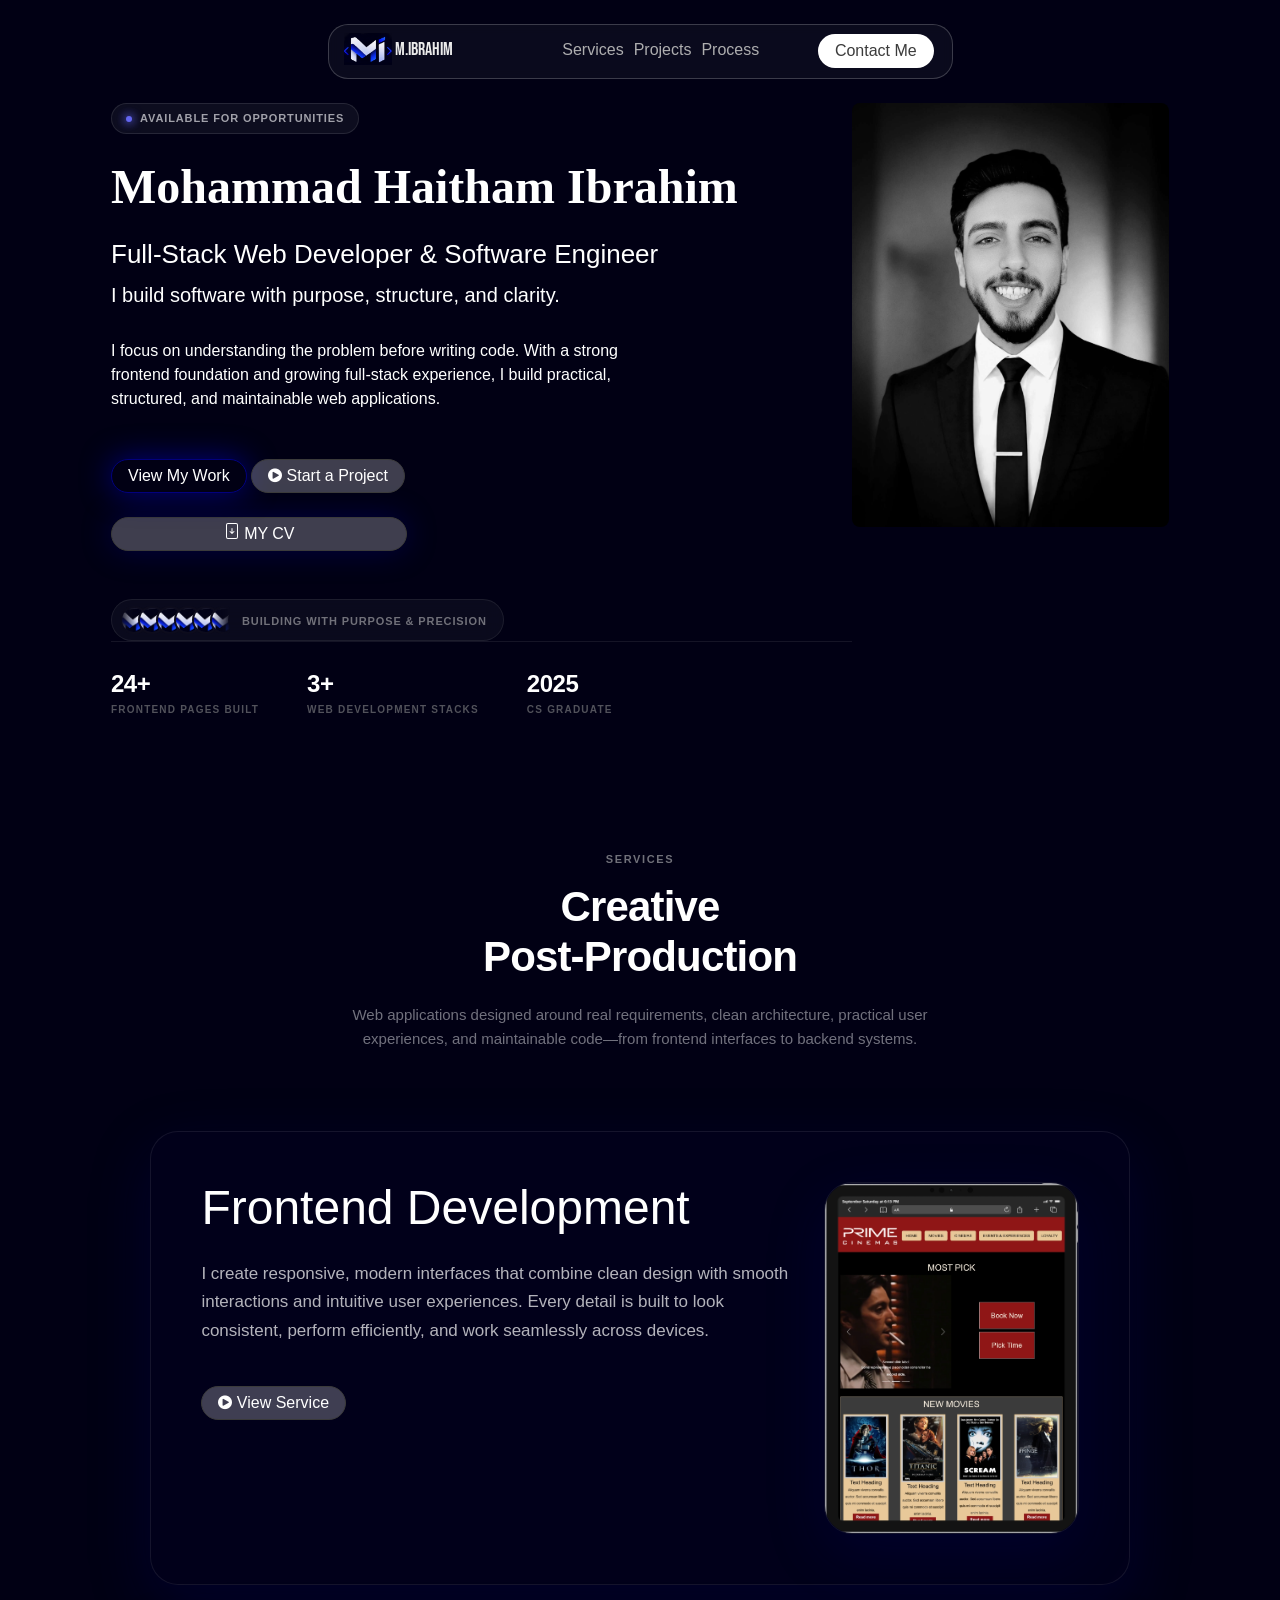
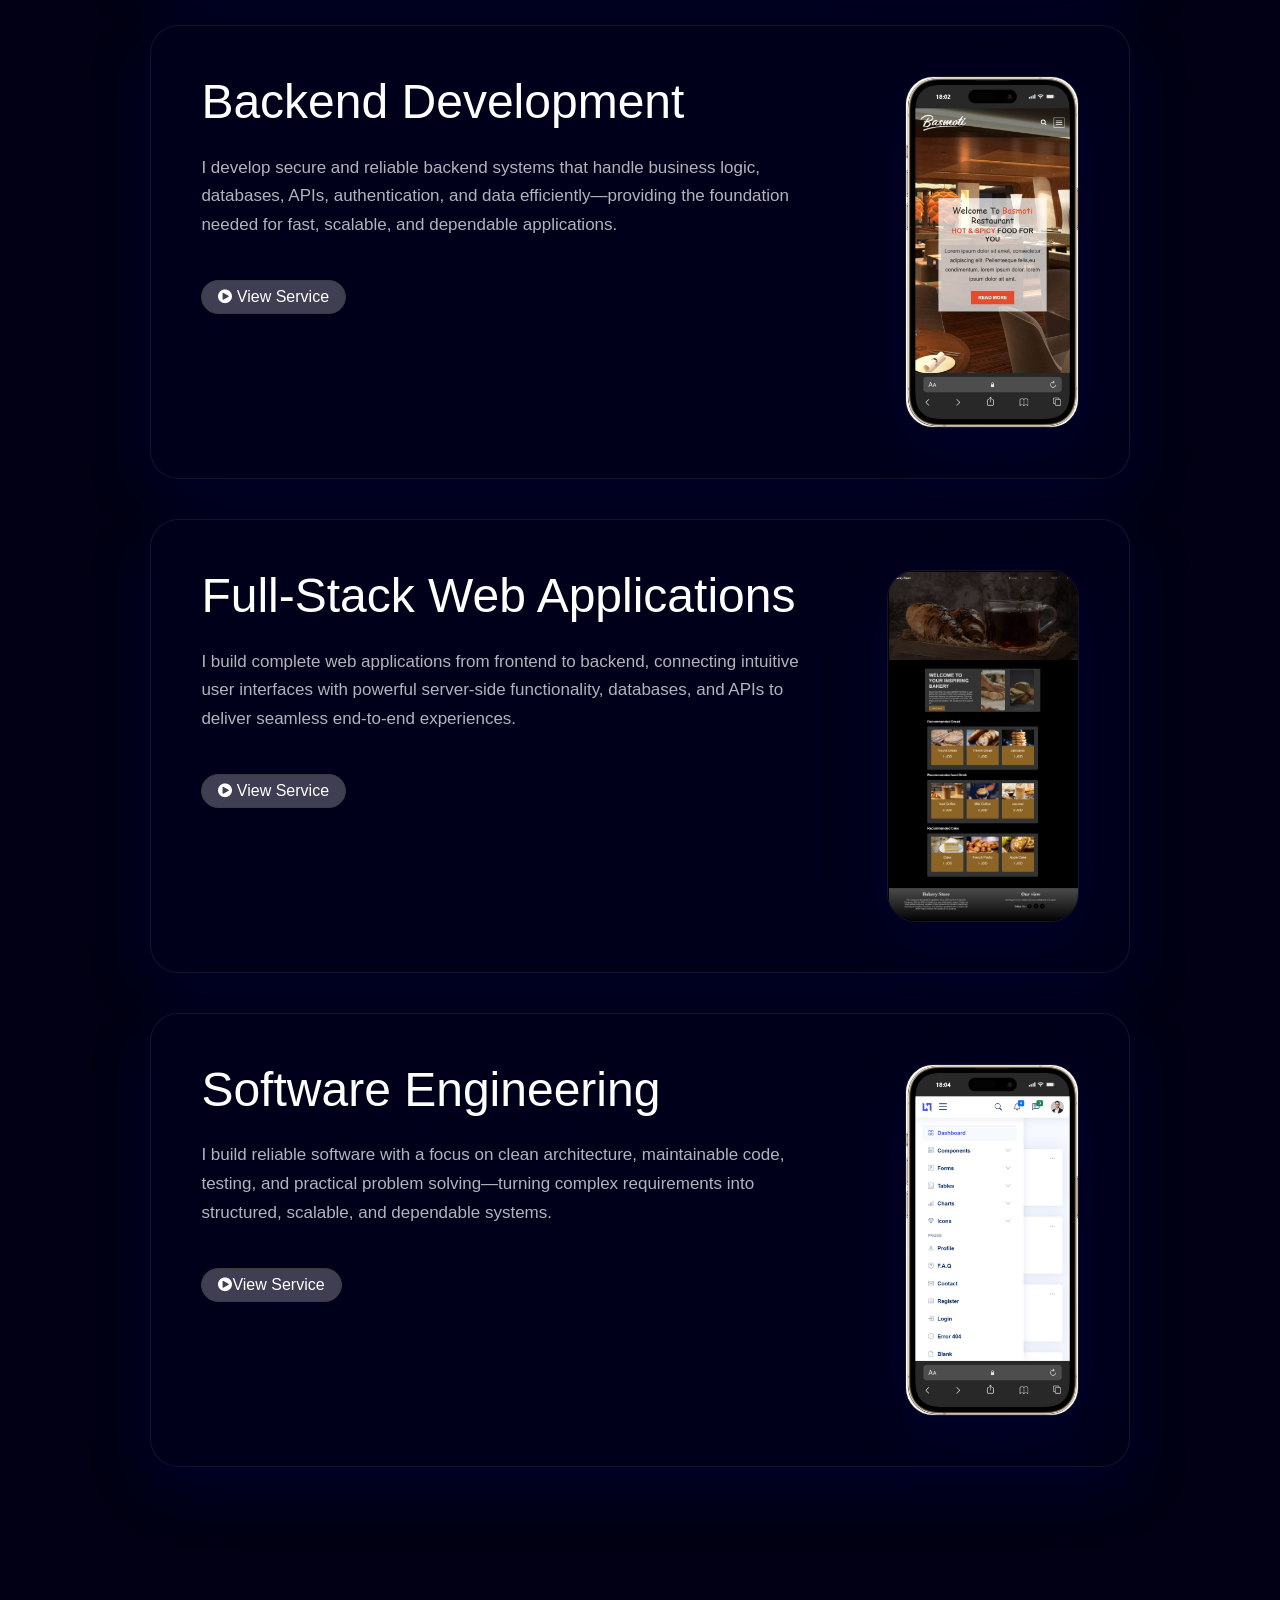
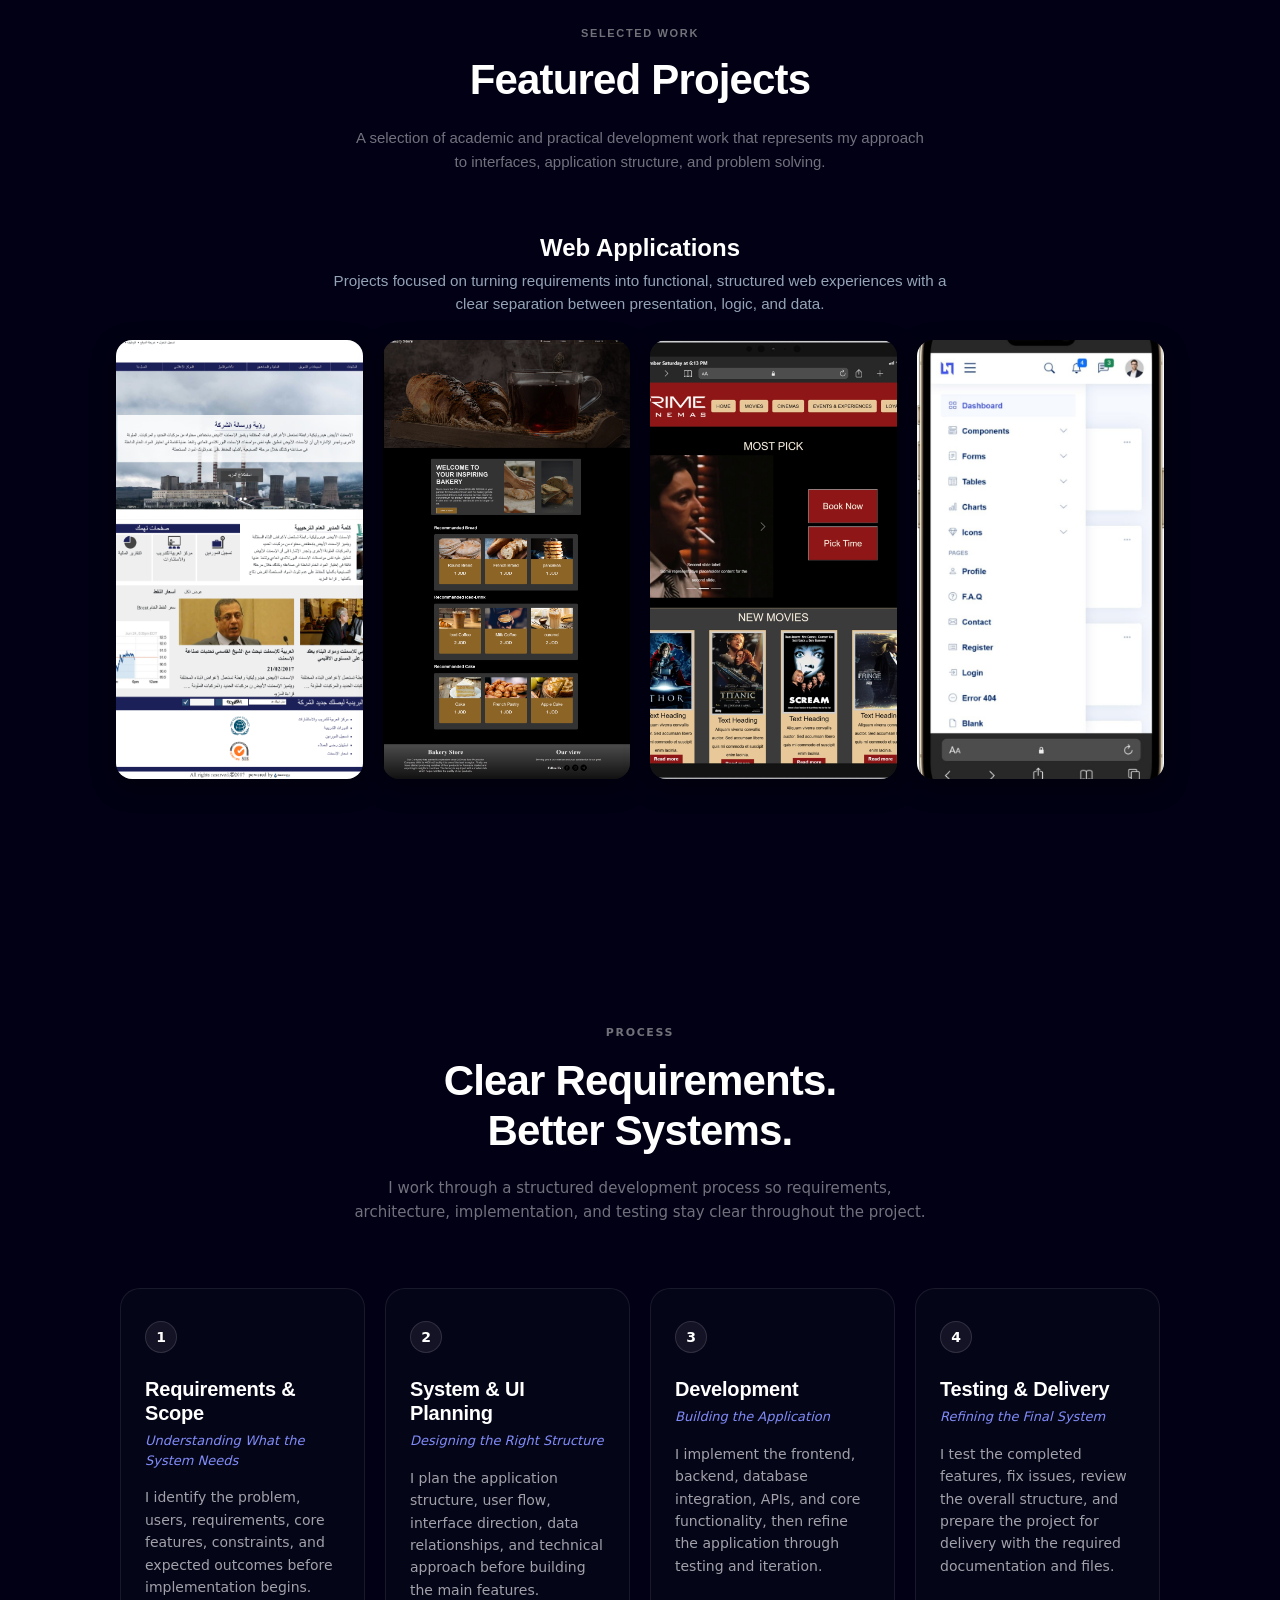
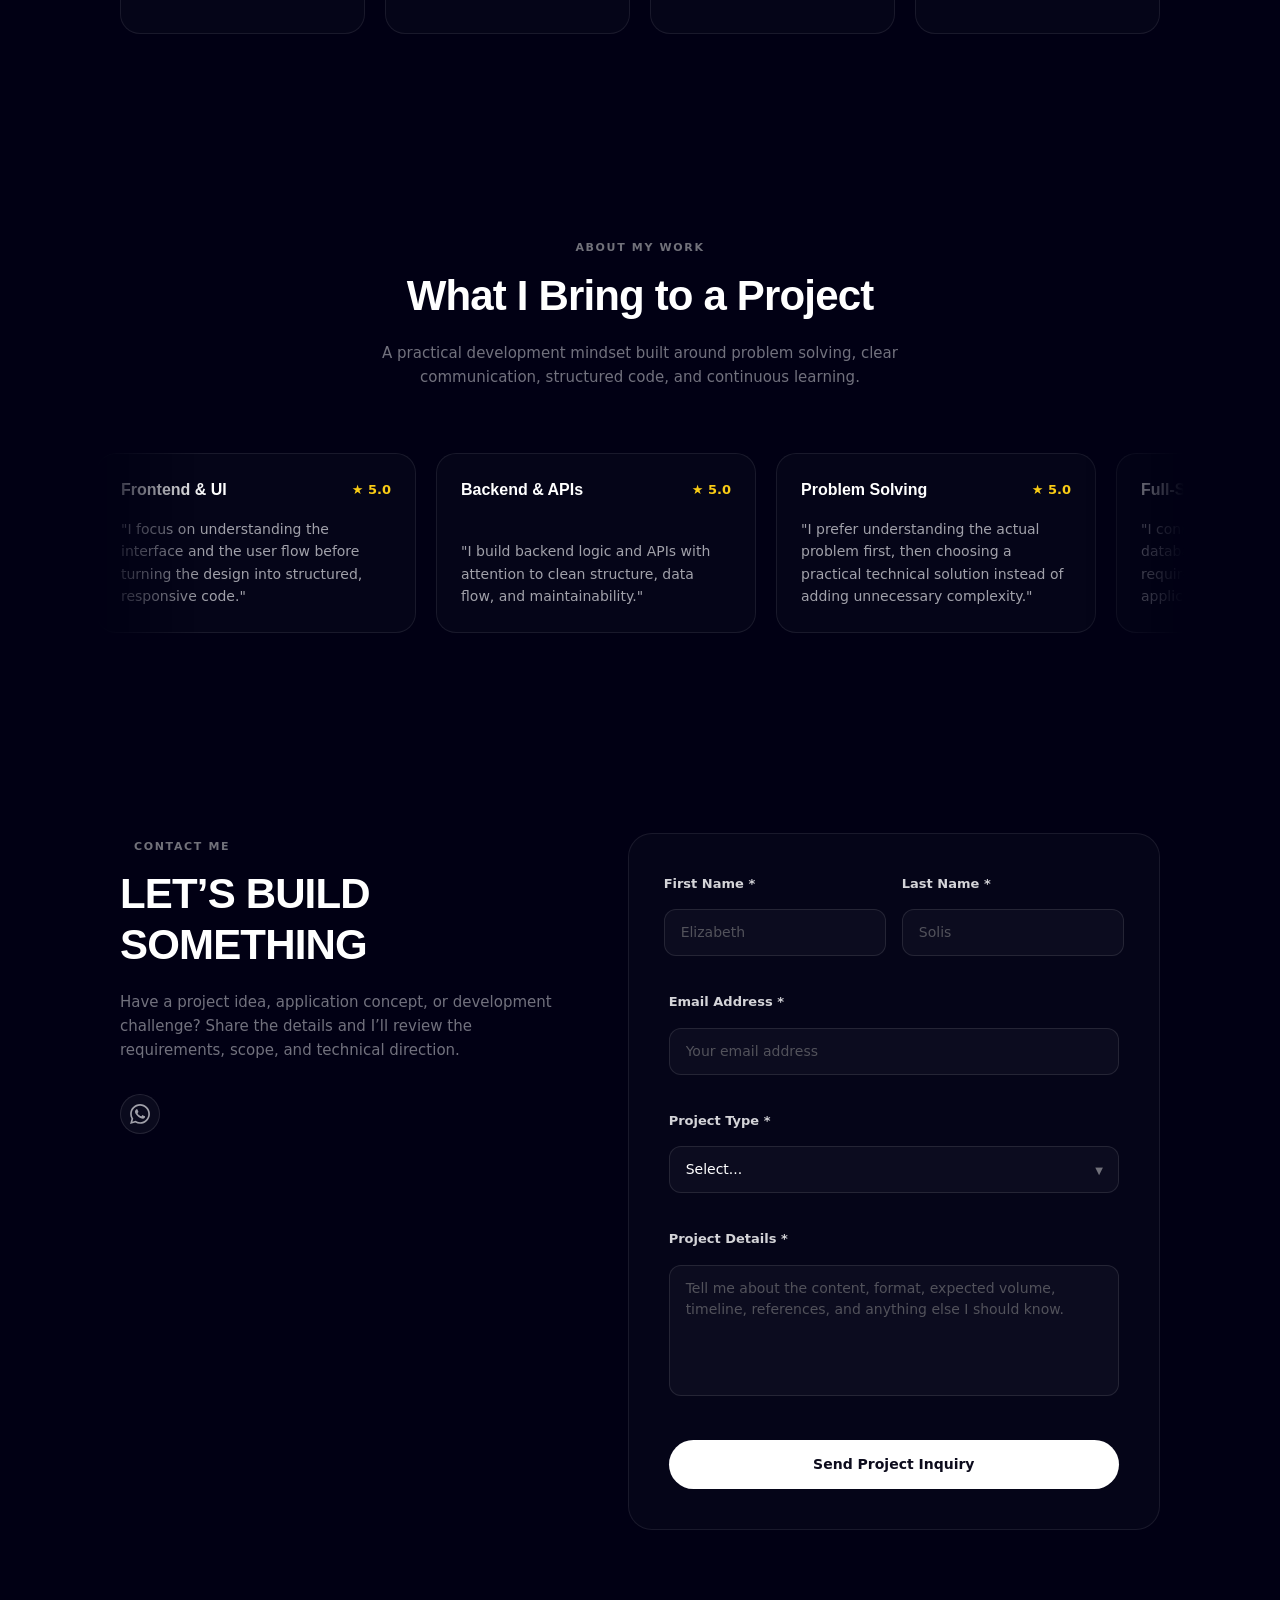
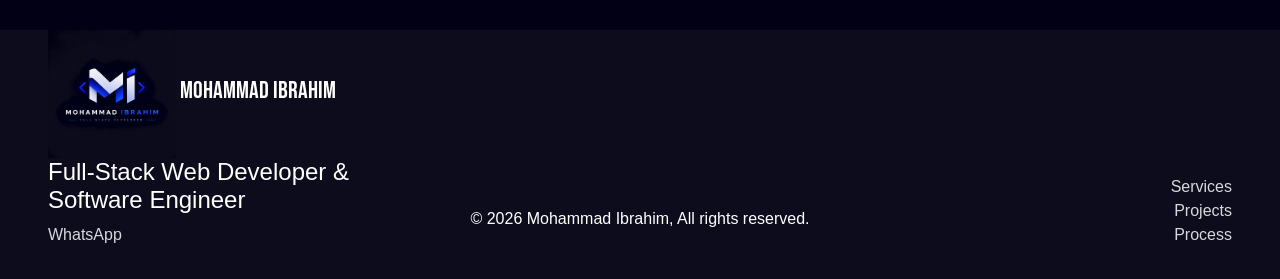
<file: index.html>
<!doctype html>
<html lang="en">
  <head>
    <meta charset="UTF-8" />
    <meta name="viewport" content="width=device-width, initial-scale=1.0" />
    <link rel="preconnect" href="https://fonts.googleapis.com" />
    <link rel="preconnect" href="https://fonts.gstatic.com" crossorigin />
    <link
      href="https://fonts.googleapis.com/css2?family=Bebas+Neue&display=swap"
      rel="stylesheet"
    />
    <link rel="icon" type="image/x-icon" href="img/favicon-16x16.png" />
    <title>Mohammad Ibrahim Portfolio</title>
    <link
      rel="stylesheet"
      href="https://cdnjs.cloudflare.com/ajax/libs/font-awesome/4.7.0/css/font-awesome.min.css"
    />
    <link
      rel="stylesheet"
      href="https://cdn.jsdelivr.net/npm/bootstrap@4.0.0/dist/css/bootstrap.min.css"
      integrity="sha384-Gn5384xqQ1aoWXA+058RXPxPg6fy4IWvTNh0E263XmFcJlSAwiGgFAW/dAiS6JXm"
      crossorigin="anonymous"
    />
    <link rel="stylesheet" href="css/style.css" />
  </head>
  <body>
    <header id="header" class="col-md-12">
      <nav class="col-md-6">
        <div id="logo-div">
          <a href="#">
            <span>
              <img src="img/logo-Copy.png" alt="Mohammad Ibrahim Logo" />
              M.Ibrahim
            </span>
          </a>
        </div>
        <div id="menu-div">
          <ul>
            <li class="scale"><a href="#services">Services</a></li>
            <li class="scale"><a href="#projects">Projects</a></li>
            <li class="scale"><a href="#process">Process</a></li>
          </ul>
        </div>
        <div id="call-div">
          <a href="#contact">
            <span class="btn">Contact Me</span>
          </a>
        </div>
        <div class="collapse navbar-collapse" id="navbarNav">
          <div class="call-div">
            <a href="#contact" class="btn header-btn">Contact Me</a>
          </div>
        </div>
      </nav>
    </header>
    <main>
      <section id="hero-section" class="col-md-12">
        <article id="my-info-card">
          <div class="status-badge">
            <span class="status-dot"></span>
            <span class="status-text">AVAILABLE FOR OPPORTUNITIES</span>
          </div>
          <h1 id="my-name">Mohammad Haitham Ibrahim</h1>
          <h2>Full-Stack Web Developer & Software Engineer</h2>
          <h3>I build software with purpose, structure, and clarity.</h3>
          <p>
            I focus on understanding the problem before writing code. With a strong frontend foundation and growing full-stack experience, I build practical, structured, and maintainable web applications.
          </p>
          <div id="marketing-myself">
            <a href="#projects">
              <span class="btn dark-btn"> View My Work </span>
            </a>
            <a href="#contact">
              <span class="btn light-btn">
                <i class="fa fa-play-circle"></i> Start a Project
              </span>
            </a>
            <a href="pdf/My_CV.pdf" download="Mohammad_Ibrahim_CV.pdf" class="download-btn">
              <span class="btn light-btn" id="download-cv">
                <svg xmlns="http://www.w3.org/2000/svg" width="16" height="16" fill="currentColor" class="bi bi-file-arrow-down" viewBox="0 0 16 16">
                  <path d="M8 5a.5.5 0 0 1 .5.5v3.793l1.146-1.147a.5.5 0 0 1 .708.708l-2 2a.5.5 0 0 1-.708 0l-2-2a.5.5 0 1 1 .708-.708L7.5 9.293V5.5A.5.5 0 0 1 8 5"/>
                  <path d="M4 0a2 2 0 0 0-2 2v12a2 2 0 0 0 2 2h8a2 2 0 0 0 2-2V2a2 2 0 0 0-2-2zm0 1h8a1 1 0 0 1 1 1v12a1 1 0 0 1-1 1H4a1 1 0 0 1-1-1V2a1 1 0 0 1 1-1"/>
                </svg>
                MY CV
              </span>
            </a>
          </div>
          <div class="social-proof-container">
            <!-- Avatar Stack (Left Side) -->
            <div class="avatar-stack">
              <div class="avatar-circle">
                <img src="img/logo-Copy.png" alt="Creator Profile 1" />
              </div>
              <div class="avatar-circle">
                <img src="img/logo-Copy.png" alt="Creator Profile 2" />
              </div>
              <div class="avatar-circle">
                <img src="img/logo-Copy.png" alt="Creator Profile 3" />
              </div>
              <div class="avatar-circle">
                <img src="img/logo-Copy.png" alt="Creator Profile 4" />
              </div>
              <div class="avatar-circle">
                <img src="img/logo-Copy.png" alt="Creator Profile 5" />
              </div>
              <div class="avatar-circle">
                <img src="img/logo-Copy.png" alt="Creator Profile 4" />
              </div>
              <div class="avatar-circle">
                <img src="img/logo-Copy.png" alt="Creator Profile 4" />
              </div>
              <div class="avatar-circle">
                <img src="img/logo-Copy.png" alt="Creator Profile 4" />
              </div>
              <div class="avatar-circle">
                <img src="img/logo-Copy.png" alt="Creator Profile 4" />
              </div>
              <div class="avatar-circle">
                <img src="img/logo-Copy.png" alt="Creator Profile 4" />
              </div>
              <div class="avatar-circle">
                <img src="img/logo-Copy.png" alt="Creator Profile 4" />
              </div>
            </div>

            <!-- Text Badge (Right Side) -->
            <div class="proof-badge">
              <span class="proof-text">BUILDING WITH PURPOSE & PRECISION</span>
            </div>
          </div>
          <div class="metrics-banner">
            <!-- Metrics Grid -->
            <div class="metrics-grid">
              <div class="metric-item">
                <span class="metric-number">24+</span>
                <span class="metric-label">FRONTEND PAGES BUILT</span>
              </div>
              <div class="metric-item">
                <span class="metric-number">3+</span>
                <span class="metric-label">WEB DEVELOPMENT STACKS</span>
              </div>
              <div class="metric-item">
                <span class="metric-number">2025</span>
                <span class="metric-label">CS GRADUATE</span>
              </div>
            </div>
          </div>
        </article>
        <article id="my-img">
          <div class="img-card">
            <img src="img/me.jpg" alt="" />
          </div>
        </article>
      </section>
      <section id="services" class="services-section">
        <div class="services-container">
          <!-- Section Header -->
          <div class="section-header">
            <span class="sub-title">SERVICES</span>
            <h2 class="main-title">
              Creative <br />
              Post-Production
            </h2>
            <p class="section-description">
              Web applications designed around real requirements, clean architecture, practical user experiences, and maintainable code—from frontend interfaces to backend systems.
            </p>
          </div>

          <!-- Content Grid Layout -->
          <div class="services-grid">
            <!-- Left Column: Service Items -->
            <div class="services-list">
              <div class="service-item">
                <div class="card-container">
                  <h3>Frontend Development</h3>
                  <p>
                    I create responsive, modern interfaces that combine clean design with smooth interactions and intuitive user experiences. Every detail is built to look consistent, perform efficiently, and work seamlessly across devices.
                  </p>
                  <a href="#contact" class="btn light-btn"
                    ><i class="fa fa-play-circle"></i> View Service</a
                  >
                </div>
                <div class="services-preview">
                  <div class="preview-card">
                    <img src="img/cinema.png" alt="Editing Workspace Preview" />
                  </div>
                </div>
              </div>
              <hr class="service-divider" />

              <div class="service-item">
                <div class="card-container">
                  <h3>Backend Development</h3>
                  <p>
                    I develop secure and reliable backend systems that handle business logic, databases, APIs, authentication, and data efficiently—providing the foundation needed for fast, scalable, and dependable applications.
                  </p>
                  <a href="#contact" class="btn light-btn"
                    ><i class="fa fa-play-circle"></i> View Service</a
                  >
                </div>
                <div class="services-preview">
                  <div class="preview-card">
                    <img src="img/returant.jpg" alt="Editing Workspace Preview" />
                  </div>
                </div>
              </div>
              <hr class="service-divider" />

              <div class="service-item">
                <div class="card-container">
                  <h3>Full-Stack Web Applications</h3>
                  <p>
                    I build complete web applications from frontend to backend, connecting intuitive user interfaces with powerful server-side functionality, databases, and APIs to deliver seamless end-to-end experiences.
                  </p>
                  <a href="#contact" class="btn light-btn"
                    ><i class="fa fa-play-circle"></i> View Service</a
                  >
                </div>
                <div class="services-preview">
                  <div class="preview-card">
                    <img src="img/bakery.png" alt="Editing Workspace Preview" />
                  </div>
                </div>
              </div>
              <hr class="service-divider" />

              <div class="service-item">
                <div class="card-container">
                  <h3>Software Engineering</h3>
                  <p>
                    I build reliable software with a focus on clean architecture, maintainable code, testing, and practical problem solving—turning complex requirements into structured, scalable, and dependable systems.
                  </p>
                  <a href="#contact" class="btn light-btn">
                    <i class="fa fa-play-circle"></i>View Service</a
                  >
                </div>
                <div class="services-preview">
                  <div class="preview-card">
                    <img src="img/admin.jpg" alt="Editing Workspace Preview" />
                  </div>
                </div>
              </div>
            </div>

            <!-- Right Column: Interactive / Workspace Media Preview -->
          </div>
        </div>
      </section>
      <section id="projects" class="projects-section">
        <div class="projects-container">
          <!-- Section Header -->
          <div class="projects-header">
            <span class="sub-title">SELECTED WORK</span>
            <h2 class="main-title">Featured Projects</h2>
            <p class="section-description">
              A selection of academic and practical development work that represents my approach to interfaces, application structure, and problem solving.
            </p>
          </div>

          <!-- Category 1: Talking-Head Content -->
          <div class="project-category">
            <div class="category-header">
              <h3 class="category-title">Web Applications</h3>
              <p class="category-desc">
                Projects focused on turning requirements into functional, structured web experiences with a clear separation between presentation, logic, and data.
              </p>
            </div>

            <div class="projects-grid">
              <!-- Project Card 1 -->
              <div class="project-card">
                <div class="card-media">
                  <img src="img/web2.png" alt="Talking-Head Project Preview" />
                </div>
              </div>

              <!-- Project Card 2 -->
              <div class="project-card">
                <div class="card-media">
                  <img src="img/bakery.png" alt="Talking-Head Project Preview" />
                </div>
              </div>

              <!-- Project Card 3 -->
              <div class="project-card">
                <div class="card-media">
                  <img src="img/cinema.png" alt="Talking-Head Project Preview" />
                </div>
              </div>

              <!-- Project Card 4 -->
              <div class="project-card">
                <div class="card-media">
                  <img src="img/admin.jpg" alt="Talking-Head Project Preview" />
                </div>
              </div>
            </div>
          </div>
        </div>
      </section>
      <section id="process" class="process-section">
        <div class="process-container">
          <!-- Section Header -->
          <div class="process-header">
            <span class="sub-title">PROCESS</span>
            <h2 class="main-title">Clear Requirements.<br> Better Systems.</h2>
            <p class="section-description">
              I work through a structured development process so requirements, architecture, implementation, and testing stay clear throughout the project.
            </p>
          </div>

          <!-- 4-Step Process Grid -->
          <div class="process-grid">
            <!-- Step 1 -->
            <div class="process-card">
              <div class="step-badge">1</div>
              <h3 class="step-title">Requirements & Scope</h3>
              <span class="step-subtitle">Understanding What the System Needs</span>
              <p class="step-desc">
                I identify the problem, users, requirements, core features, constraints, and expected outcomes before implementation begins.
              </p>
            </div>

            <!-- Step 2 -->
            <div class="process-card">
              <div class="step-badge">2</div>
              <h3 class="step-title">System & UI Planning</h3>
              <span class="step-subtitle">Designing the Right Structure</span>
              <p class="step-desc">
                I plan the application structure, user flow, interface direction, data relationships, and technical approach before building the main features.
              </p>
            </div>

            <!-- Step 3 -->
            <div class="process-card">
              <div class="step-badge">3</div>
              <h3 class="step-title">Development</h3>
              <span class="step-subtitle">Building the Application</span>
              <p class="step-desc">
                I implement the frontend, backend, database integration, APIs, and core functionality, then refine the application through testing and iteration.
              </p>
            </div>

            <!-- Step 4 -->
            <div class="process-card">
              <div class="step-badge">4</div>
              <h3 class="step-title">Testing & Delivery</h3>
              <span class="step-subtitle">Refining the Final System</span>
              <p class="step-desc">
                I test the completed features, fix issues, review the overall structure, and prepare the project for delivery with the required documentation and files.
              </p>
            </div>
          </div>
        </div>
      </section>
      <section id="reviews" class="reviews-section">
        <div class="reviews-container">
          <!-- Header -->
          <div class="reviews-header">
            <span class="sub-title">ABOUT MY WORK</span>
            <h2 class="main-title">What I Bring to a Project</h2>
            <p class="section-description">
              A practical development mindset built around problem solving, clear communication, structured code, and continuous learning.
            </p>
          </div>

          <!-- Infinite Scroll Marquee Wrapper -->
          <div class="marquee">
            <!-- Track 1: First Row -->
            <div class="marquee-track">
              <!-- Card 1 -->
              <div class="review-card">
                <div class="card-top">
                  <span class="client-name">Frontend & UI</span>
                  <span class="rating">★ 5.0</span>
                </div>
                <p class="review-text">
                  "I focus on understanding the interface and the user flow before turning the design into structured, responsive code."
                </p>
              </div>

              <!-- Card 2 -->
              <div class="review-card">
                <div class="card-top">
                  <span class="client-name">Backend & APIs</span>
                  <span class="rating">★ 5.0</span>
                </div>
                <p class="review-text">
                  "I build backend logic and APIs with attention to clean structure, data flow, and maintainability."
                </p>
              </div>

              <!-- Card 3 -->
              <div class="review-card">
                <div class="card-top">
                  <span class="client-name">Problem Solving</span>
                  <span class="rating">★ 5.0</span>
                </div>
                <p class="review-text">
                  "I prefer understanding the actual problem first, then choosing a practical technical solution instead of adding unnecessary complexity."
                </p>
              </div>

              <!-- Card 4 -->
              <div class="review-card">
                <div class="card-top">
                  <span class="client-name">Full-Stack Development</span>
                  <span class="rating">★ 5.0</span>
                </div>
                <p class="review-text">
                  "I connect frontend, backend, databases, and APIs to turn requirements into complete web applications."
                </p>
              </div>

              <!-- DUPLICATE CARDS FOR SEAMLESS LOOPING (FIFO QUEUE) -->
              <div class="review-card" aria-hidden="true">
                <div class="card-top">
                  <span class="client-name">Frontend & UI</span>
                  <span class="rating">★ 5.0</span>
                </div>
                <p class="review-text">
                  "I focus on understanding the interface and the user flow before turning the design into structured, responsive code."
                </p>
              </div>

              <div class="review-card" aria-hidden="true">
                <div class="card-top">
                  <span class="client-name">Backend & APIs</span>
                  <span class="rating">★ 5.0</span>
                </div>
                <p class="review-text">
                  "I build backend logic and APIs with attention to clean structure, data flow, and maintainability."
                </p>
              </div>

              <div class="review-card" aria-hidden="true">
                <div class="card-top">
                  <span class="client-name">Problem Solving</span>
                  <span class="rating">★ 5.0</span>
                </div>
                <p class="review-text">
                  "I prefer understanding the actual problem first, then choosing a practical technical solution instead of adding unnecessary complexity."
                </p>
              </div>

              <div class="review-card" aria-hidden="true">
                <div class="card-top">
                  <span class="client-name">Full-Stack Development</span>
                  <span class="rating">★ 5.0</span>
                </div>
                <p class="review-text">
                  "I connect frontend, backend, databases, and APIs to turn requirements into complete web applications."
                </p>
              </div>
            </div>
          </div>
        </div>
      </section>
      <section id="contact" class="contact-section">
        <div class="contact-container">
          <div class="contact-grid">
            <!-- Left Column: Heading & Social Links -->
            <div class="contact-info">
              <span class="sub-title">CONTACT ME</span>
              <h2 class="main-title">LET’S BUILD SOMETHING</h2>
              <p class="section-description">
                Have a project idea, application concept, or development challenge? Share the details and I’ll review the requirements, scope, and technical direction.
              </p>

              <!-- Social Media Icon Links -->
              <div class="social-links">
                <a
                  href="https://facebook.com"
                  target="_blank"
                  aria-label="Facebook"
                  class="social-icon display-none"
                >
                  <svg
                    width="20"
                    height="20"
                    viewBox="0 0 24 24"
                    fill="currentColor"
                  >
                    <path
                      d="M22 12c0-5.523-4.477-10-10-10S2 6.477 2 12c0 4.991 3.657 9.128 8.438 9.878v-6.987h-2.54V12h2.54V9.797c0-2.506 1.492-3.89 3.777-3.89 1.094 0 2.238.195 2.238.195v2.46h-1.26c-1.243 0-1.63.771-1.63 1.562V12h2.773l-.443 2.89h-2.33v6.988C18.343 21.128 22 16.991 22 12z"
                    />
                  </svg>
                </a>

                <a
                  href="https://instagram.com"
                  target="_blank"
                  aria-label="Instagram"
                  class="social-icon display-none"
                >
                  <svg
                    width="20"
                    height="20"
                    viewBox="0 0 24 24"
                    fill="currentColor"
                  >
                    <path
                      d="M12 2.163c3.204 0 3.584.012 4.85.07 3.252.148 4.771 1.691 4.919 4.919.058 1.265.069 1.645.069 4.849 0 3.205-.012 3.584-.069 4.849-.149 3.225-1.664 4.771-4.919 4.919-1.266.058-1.644.07-4.85.07-3.204 0-3.584-.012-4.849-.07-3.26-.149-4.771-1.699-4.919-4.92-.058-1.265-.07-1.644-.07-4.849 0-3.204.013-3.583.07-4.849.149-3.227 1.664-4.771 4.919-4.919 1.266-.057 1.645-.069 4.849-.069zm0-2.163c-3.259 0-3.667.014-4.947.072-4.358.2-6.78 2.618-6.98 6.98-.059 1.281-.073 1.689-.073 4.948 0 3.259.014 3.668.072 4.948.2 4.358 2.618 6.78 6.98 6.98 1.281.058 1.689.072 4.948.072 3.259 0 3.668-.014 4.948-.072 4.354-.2 6.782-2.618 6.979-6.98.059-1.28.073-1.689.073-4.948 0-3.259-.014-3.667-.072-4.947-.196-4.354-2.617-6.78-6.979-6.98-1.281-.059-1.69-.073-4.949-.073zm0 5.838c-3.403 0-6.162 2.759-6.162 6.162s2.759 6.163 6.162 6.163 6.162-2.759 6.162-6.163c0-3.403-2.759-6.162-6.162-6.162zm0 10.162c-2.209 0-4-1.79-4-4 0-2.209 1.791-4 4-4s4 1.791 4 4c0 2.21-1.791 4-4 4zm6.406-11.845c-.796 0-1.441.645-1.441 1.44s.645 1.44 1.441 1.44c.795 0 1.439-.645 1.439-1.44s-.644-1.44-1.439-1.44z"
                    />
                  </svg>
                </a>
<a
  href="https://wa.me/962789788274"
  target="_blank"
  rel="noopener noreferrer"
  aria-label="WhatsApp"
  class="social-icon"
>
  <svg
    width="20"
    height="20"
    viewBox="0 0 24 24"
    fill="currentColor"
  >
    <path
      d="M.057 24l1.687-6.163c-1.041-1.804-1.588-3.849-1.587-5.946.003-6.556 5.338-11.891 11.893-11.891 3.181.001 6.167 1.24 8.413 3.488 2.245 2.248 3.481 5.236 3.48 8.414-.003 6.557-5.338 11.892-11.893 11.892-1.99-.001-3.951-.5-5.688-1.448l-6.305 1.654zm6.597-3.807c1.676.995 3.276 1.591 5.392 1.592 5.448 0 9.886-4.434 9.889-9.885.002-5.462-4.415-9.89-9.881-9.892-5.452 0-9.887 4.434-9.889 9.884-.001 2.225.651 3.891 1.746 5.634l-.999 3.648 3.742-.981zm11.387-5.464c-.074-.124-.272-.198-.57-.347-.297-.149-1.758-.868-2.031-.967-.272-.099-.47-.149-.669.149-.198.297-.768.967-.941 1.165-.173.198-.347.223-.644.074-.297-.149-1.255-.462-2.39-1.475-.883-.788-1.48-1.761-1.653-2.059-.173-.297-.018-.458.13-.606.134-.133.297-.347.446-.521.151-.172.2-.296.3-.495.099-.198.05-.372-.025-.521-.075-.148-.669-1.611-.916-2.206-.242-.579-.487-.501-.669-.51l-.57-.01c-.198 0-.52.074-.792.372s-1.04 1.016-1.04 2.479 1.065 2.876 1.213 3.074c.149.198 2.095 3.2 5.076 4.487.709.306 1.263.489 1.694.626.712.226 1.36.194 1.872.118.571-.085 1.758-.719 2.006-1.413.248-.695.248-1.29.173-1.414z"
    />
  </svg>
</a>

                <a
                  href="https://telegram.org"
                  target="_blank"
                  aria-label="Telegram"
                  class="social-icon display-none"
                >
                  <svg
                    width="20"
                    height="20"
                    viewBox="0 0 24 24"
                    fill="currentColor"
                  >
                    <path
                      d="M12 0c-6.627 0-12 5.373-12 12s5.373 12 12 12 12-5.373 12-12-5.373-12-12-12zm5.894 8.221l-1.97 9.28c-.145.658-.537.818-1.084.508l-3-2.21-1.446 1.394c-.16.16-.295.295-.605.295l.213-3.053 5.56-5.023c.242-.213-.054-.333-.373-.121l-6.871 4.326-2.962-.924c-.643-.204-.657-.643.136-.953l11.57-4.461c.537-.194 1.006.128.832.941z"
                    />
                  </svg>
                </a>
              </div>
            </div>

            <!-- Right Column: Form Container -->
            <div class="contact-form-card">
              <form id="inquiry-form" class="inquiry-form">
                <!-- Name Group -->
                <div class="form-row">
                  <div class="form-group">
                    <label for="first-name">First Name *</label>
                    <input
                      type="text"
                      id="first-name"
                      name="firstName"
                      placeholder="Elizabeth"
                      required
                    />
                  </div>
                  <div class="form-group">
                    <label for="last-name">Last Name *</label>
                    <input
                      type="text"
                      id="last-name"
                      name="lastName"
                      placeholder="Solis"
                      required
                    />
                  </div>
                </div>

                <!-- Email -->
                <div class="form-group">
                  <label for="email">Email Address *</label>
                  <input
                    type="email"
                    id="email"
                    name="email"
                    placeholder="Your email address"
                    required
                  />
                </div>

                <!-- Type of Support Dropdown -->
                <div class="form-group">
                  <label for="support-type">Project Type *</label>
                  <div class="select-wrapper">
                    <select id="support-type" name="supportType" required>
                      <option value="" disabled selected>Select...</option>
                      <option value="single-project">Web Application</option>
                      <option value="monthly-editing">Frontend Development</option>
                      <option value="production-partnership">
                        Backend / API Development
                      </option>
                      <option value="not-sure">Not Sure Yet</option>
                    </select>
                  </div>
                </div>

                <!-- Project Details Textarea -->
                <div class="form-group">
                  <label for="details">Project Details *</label>
                  <textarea
                    id="details"
                    name="details"
                    rows="5"
                    placeholder="Tell me about the content, format, expected volume, timeline, references, and anything else I should know."
                    required
                  ></textarea>
                </div>

                <!-- Submit Button -->
                <button type="submit" class="btn-submit">
                  <span>Send Project Inquiry</span>
                </button>
              </form>
            </div>
          </div>
        </div>
      </section>
    </main>
    <footer>
      <section>
        <div>
          <img src="img/logo.png" alt="" />
          <span>
            <a href="#">
            Mohammad Ibrahim</span>
          </a>
          <h3>Full-Stack Web Developer & Software Engineer</h3>
        </div>
        <div>
          <ul>
            <li  class="display-none" ><a href="">Gmail</a></li>
            <li  class="display-none" ><a href="">Instagram</a></li>
            <li><a  href="https://wa.me/962789788274" target="_blank">WhatsApp</a></li>
            <li class="display-none"><a href="">Telegram</a></li>
          </ul>
        </div>
      </section>
      <section id="second-section-footer">
        <p class="copyright">© 2026 Mohammad Ibrahim, All rights reserved.</p>
      </section>
      <section id="third-section-footer">
        <ul>
          <li><a href="#services">Services</a></li>
          <li><a href="#projects">Projects</a></li>
          <li><a href="#process">Process</a></li>
        </ul>
      </section>
    </footer>
  </body>
</html>
</file>
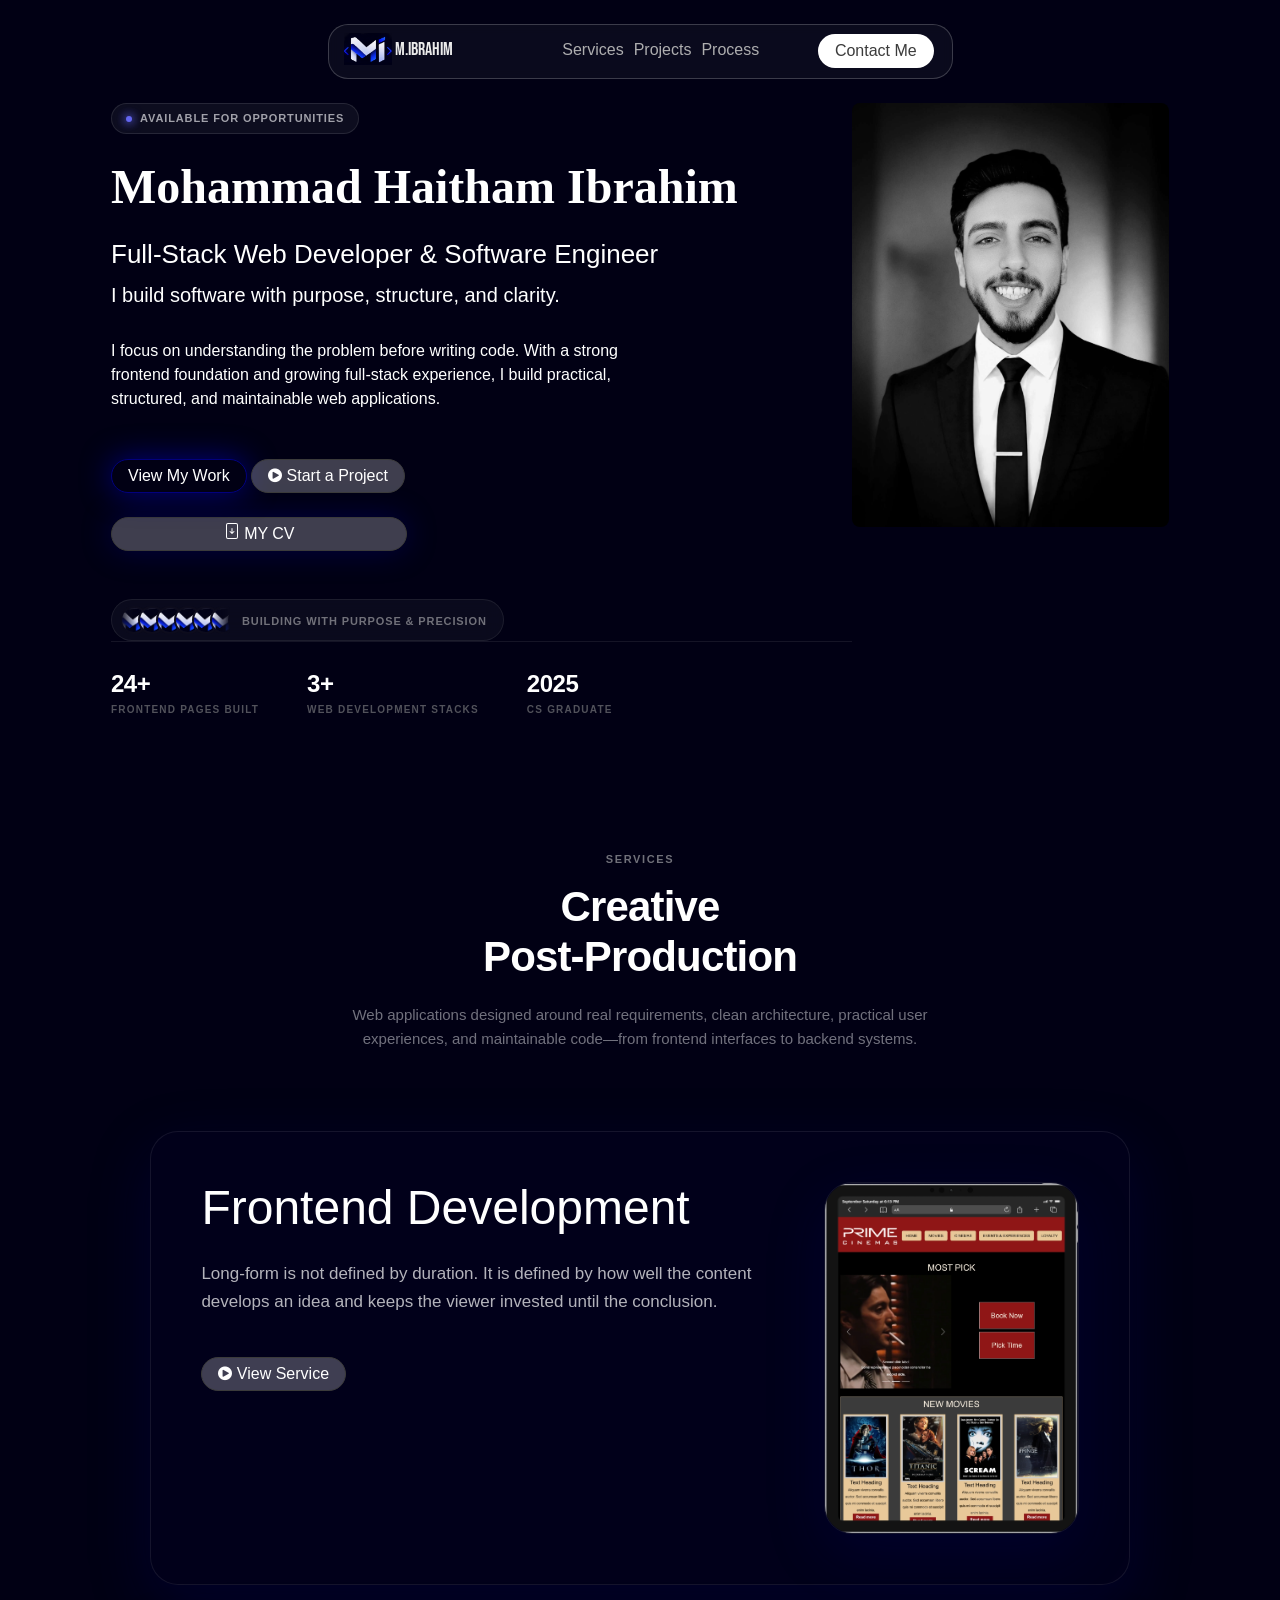
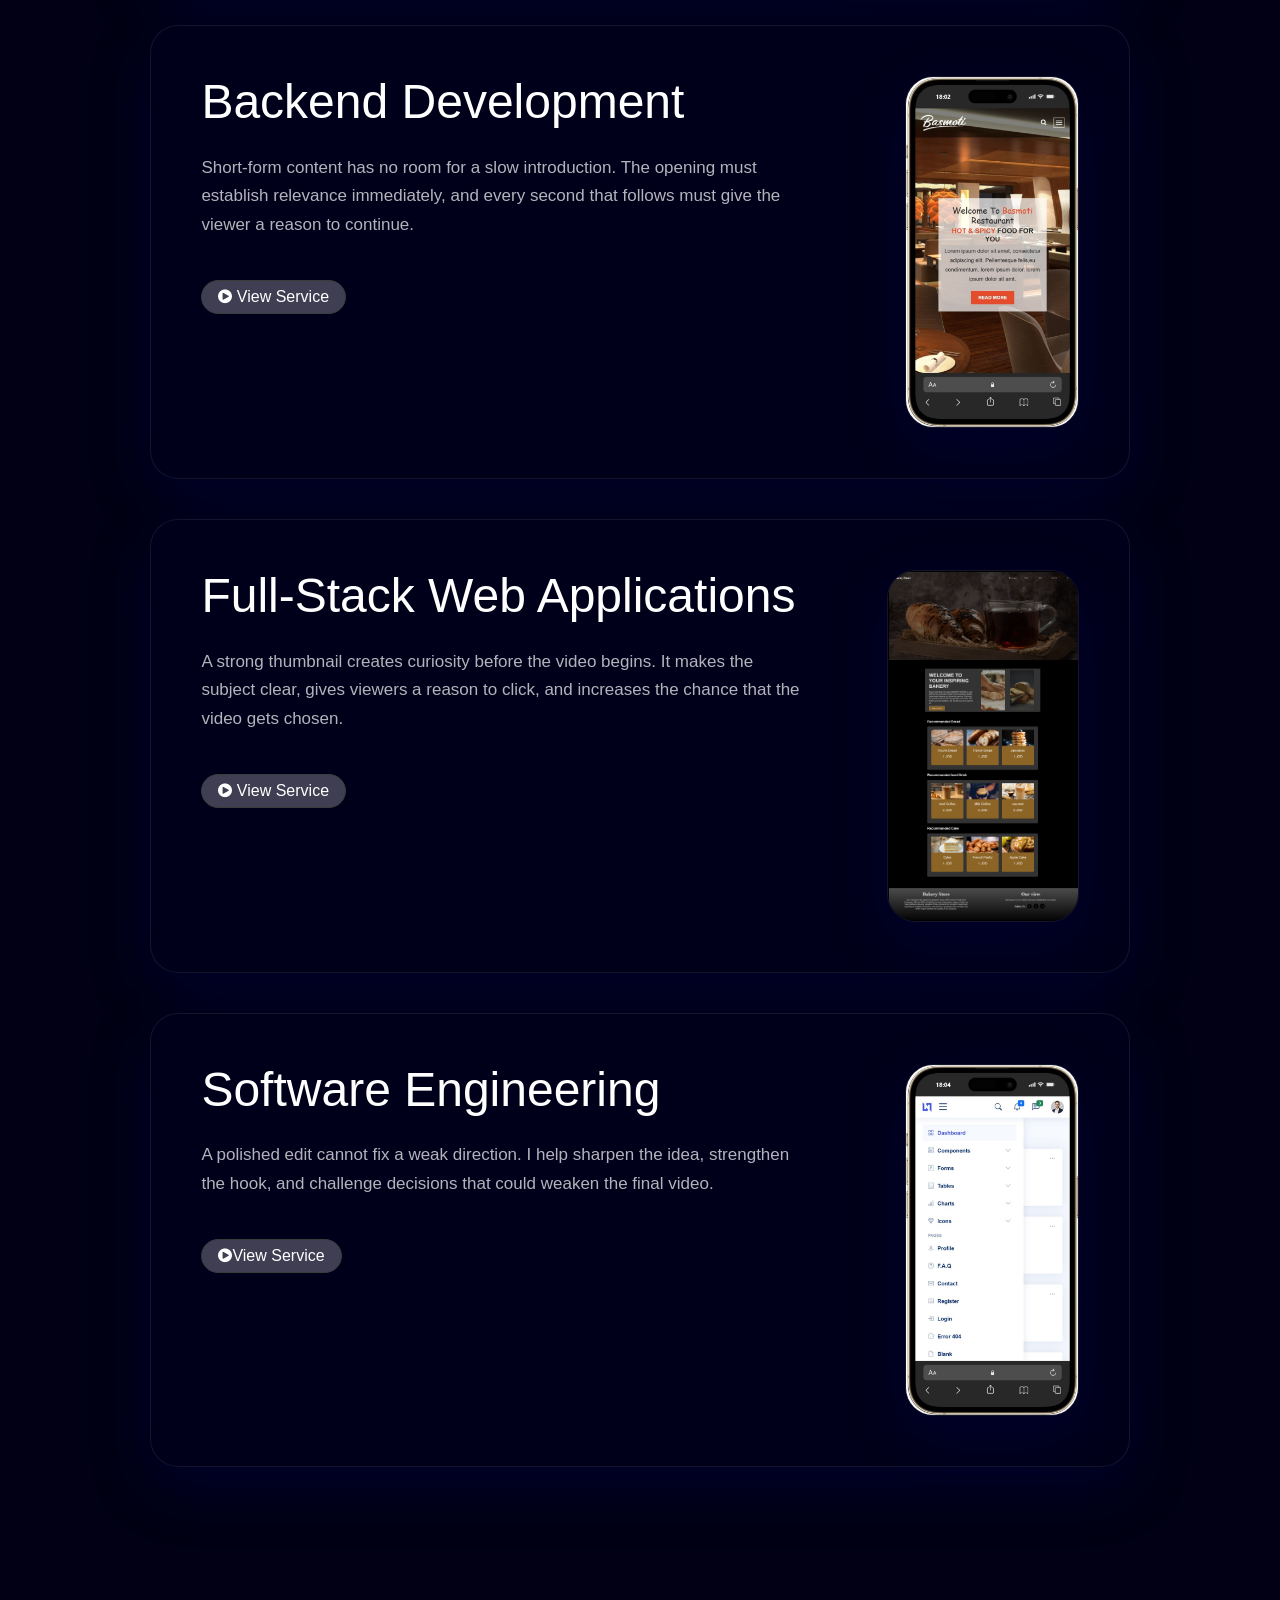
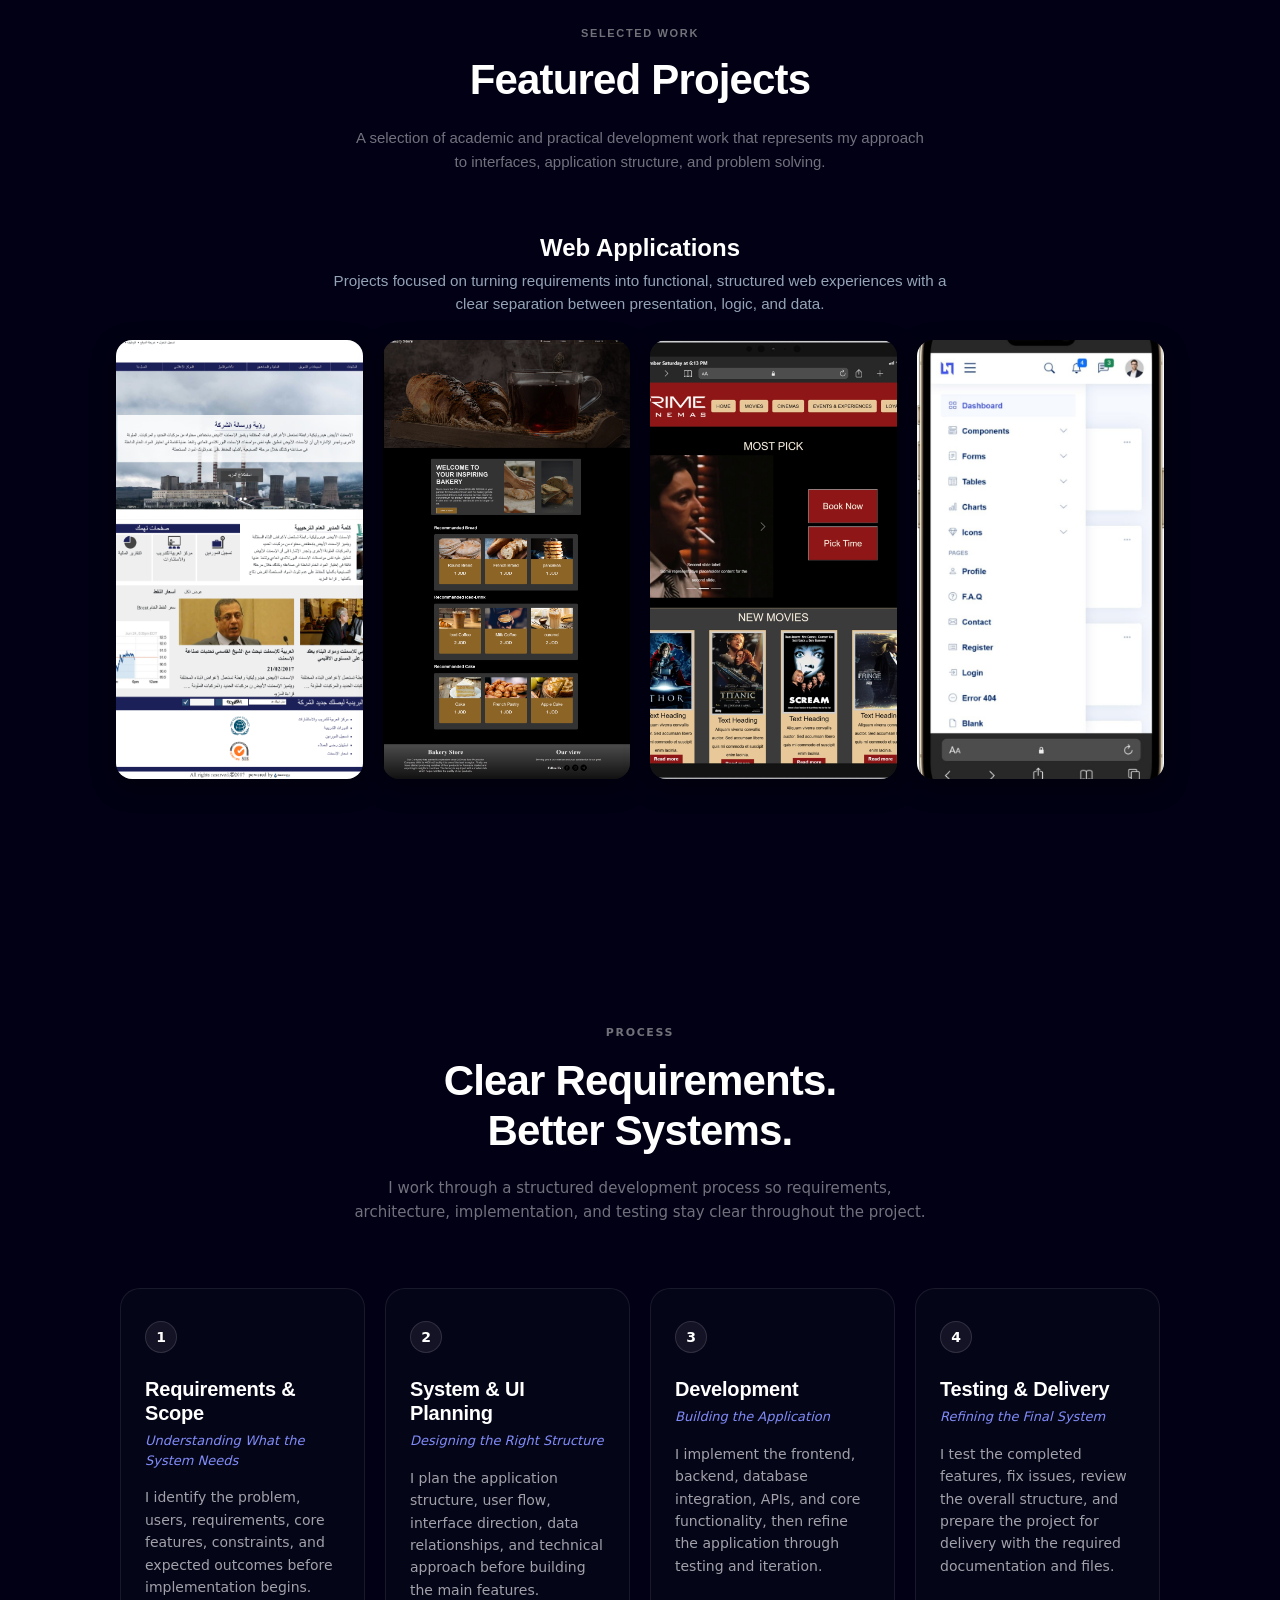
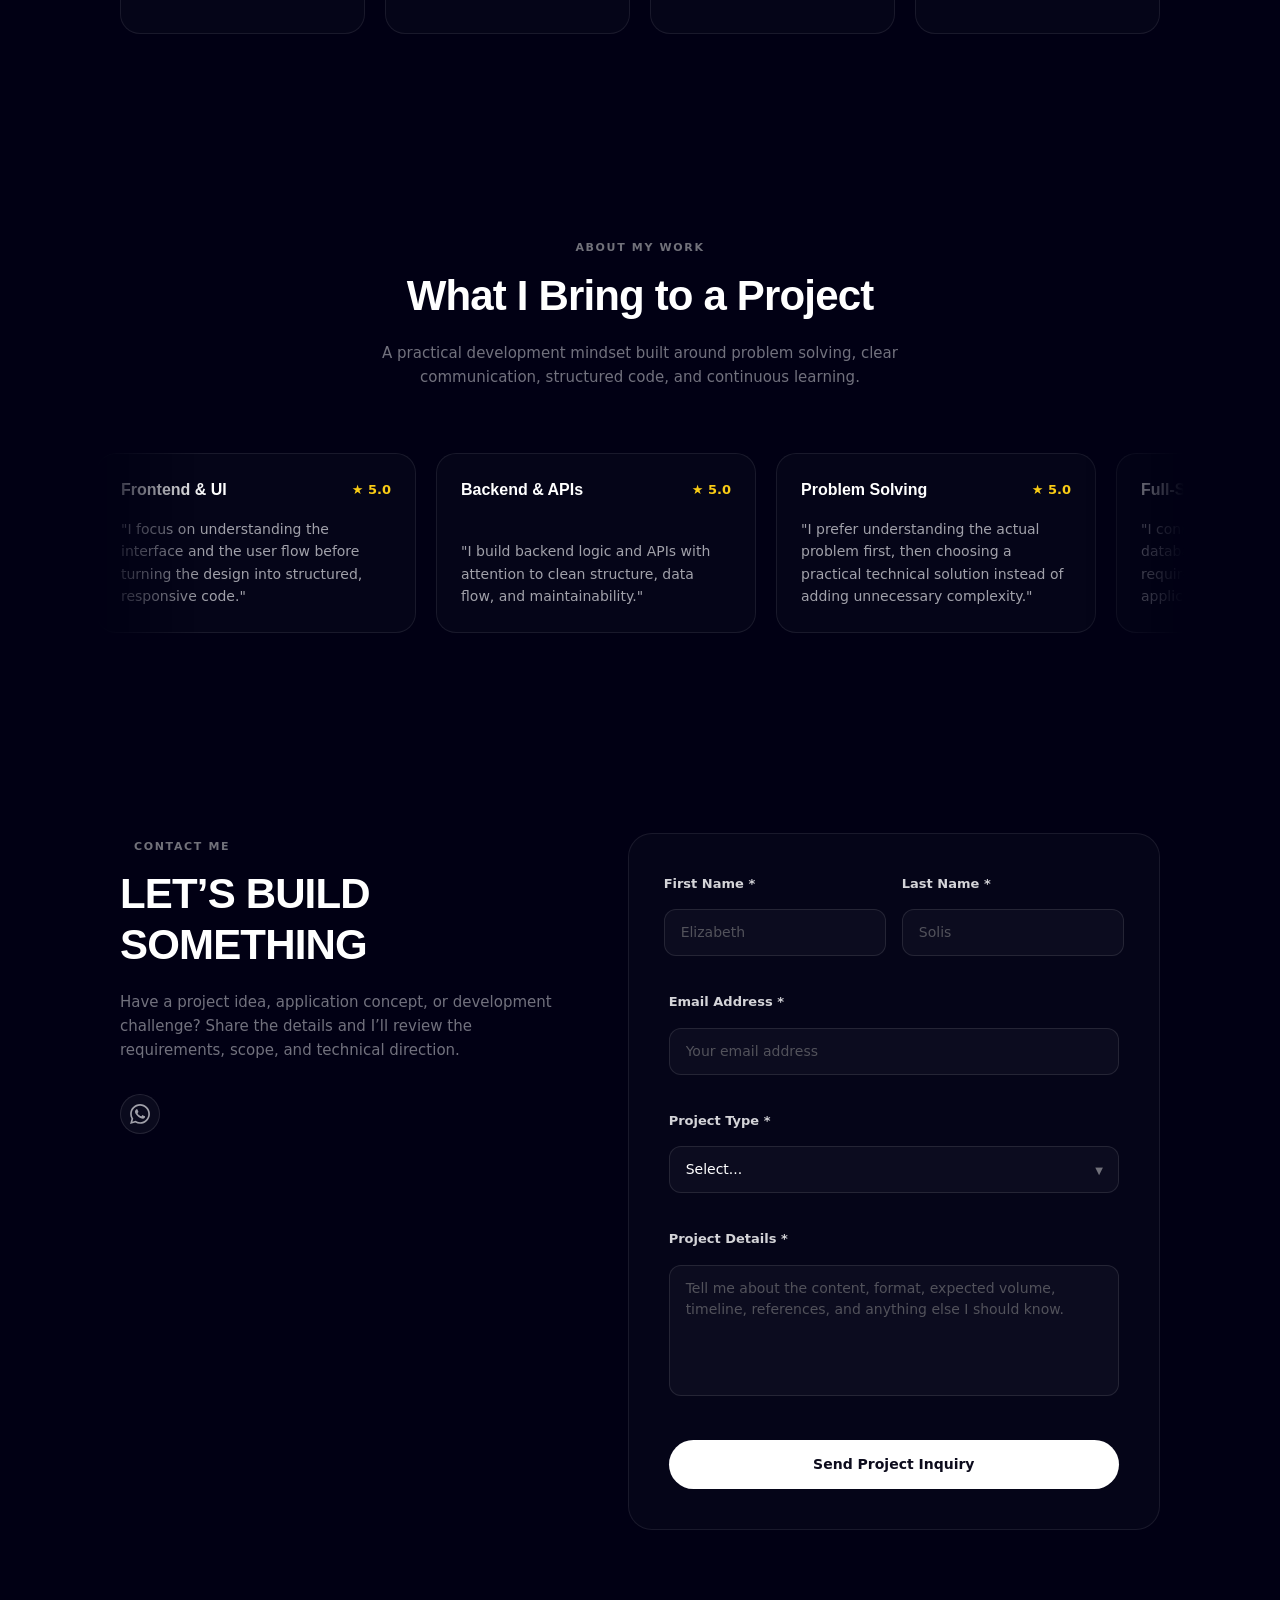
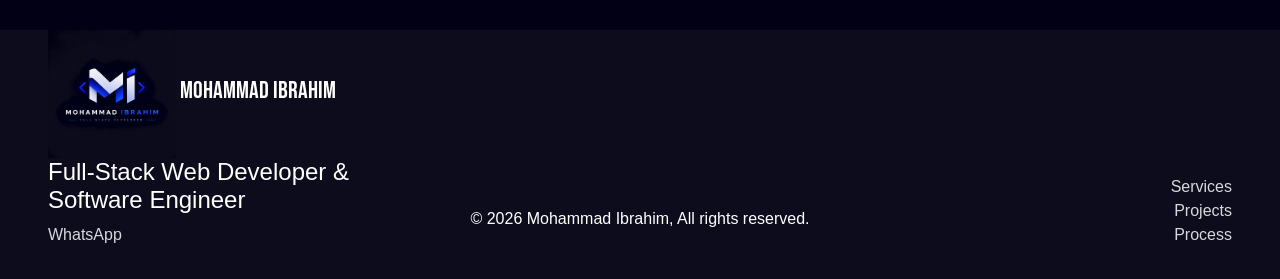
<file: mohammad-protofolio.html>
<!doctype html>
<html lang="en">
  <head>
    <meta charset="UTF-8" />
    <meta name="viewport" content="width=device-width, initial-scale=1.0" />
    <link rel="preconnect" href="https://fonts.googleapis.com" />
    <link rel="preconnect" href="https://fonts.gstatic.com" crossorigin />
    <link
      href="https://fonts.googleapis.com/css2?family=Bebas+Neue&display=swap"
      rel="stylesheet"
    />
    <link rel="icon" type="image/x-icon" href="img/favicon-16x16.png" />
    <title>Mohammad Ibrahim Portfolio</title>
    <link
      rel="stylesheet"
      href="https://cdnjs.cloudflare.com/ajax/libs/font-awesome/4.7.0/css/font-awesome.min.css"
    />
    <link
      rel="stylesheet"
      href="https://cdn.jsdelivr.net/npm/bootstrap@4.0.0/dist/css/bootstrap.min.css"
      integrity="sha384-Gn5384xqQ1aoWXA+058RXPxPg6fy4IWvTNh0E263XmFcJlSAwiGgFAW/dAiS6JXm"
      crossorigin="anonymous"
    />
    <link rel="stylesheet" href="css/style.css" />
  </head>
  <body>
    <header id="header" class="col-md-12">
      <nav class="col-md-6">
        <div id="logo-div">
          <a href="#">
            <span>
              <img src="img/logo-Copy.png" alt="Mohammad Ibrahim Logo" />
              M.Ibrahim
            </span>
          </a>
        </div>
        <div id="menu-div">
          <ul>
            <li class="scale"><a href="#services">Services</a></li>
            <li class="scale"><a href="#projects">Projects</a></li>
            <li class="scale"><a href="#process">Process</a></li>
          </ul>
        </div>
        <div id="call-div">
          <a href="#contact">
            <span class="btn">Contact Me</span>
          </a>
        </div>
        <div class="collapse navbar-collapse" id="navbarNav">
          <div class="call-div">
            <a href="#contact" class="btn header-btn">Contact Me</a>
          </div>
        </div>
      </nav>
    </header>
    <main>
      <section id="hero-section" class="col-md-12">
        <article id="my-info-card">
          <div class="status-badge">
            <span class="status-dot"></span>
            <span class="status-text">AVAILABLE FOR OPPORTUNITIES</span>
          </div>
          <h1 id="my-name">Mohammad Haitham Ibrahim</h1>
          <h2>Full-Stack Web Developer & Software Engineer</h2>
          <h3>I build software with purpose, structure, and clarity.</h3>
          <p>
            I focus on understanding the problem before writing code. With a strong frontend foundation and growing full-stack experience, I build practical, structured, and maintainable web applications.
          </p>
          <div id="marketing-myself">
            <a href="#projects">
              <span class="btn dark-btn"> View My Work </span>
            </a>
            <a href="#contact">
              <span class="btn light-btn">
                <i class="fa fa-play-circle"></i> Start a Project
              </span>
            </a>
            <a href="pdf/My_CV.pdf" download="Mohammad_Ibrahim_CV.pdf" class="download-btn">
              <span class="btn light-btn" id="download-cv">
                <svg xmlns="http://www.w3.org/2000/svg" width="16" height="16" fill="currentColor" class="bi bi-file-arrow-down" viewBox="0 0 16 16">
                  <path d="M8 5a.5.5 0 0 1 .5.5v3.793l1.146-1.147a.5.5 0 0 1 .708.708l-2 2a.5.5 0 0 1-.708 0l-2-2a.5.5 0 1 1 .708-.708L7.5 9.293V5.5A.5.5 0 0 1 8 5"/>
                  <path d="M4 0a2 2 0 0 0-2 2v12a2 2 0 0 0 2 2h8a2 2 0 0 0 2-2V2a2 2 0 0 0-2-2zm0 1h8a1 1 0 0 1 1 1v12a1 1 0 0 1-1 1H4a1 1 0 0 1-1-1V2a1 1 0 0 1 1-1"/>
                </svg>
                MY CV
              </span>
            </a>
          </div>
          <div class="social-proof-container">
            <!-- Avatar Stack (Left Side) -->
            <div class="avatar-stack">
              <div class="avatar-circle">
                <img src="img/logo-Copy.png" alt="Creator Profile 1" />
              </div>
              <div class="avatar-circle">
                <img src="img/logo-Copy.png" alt="Creator Profile 2" />
              </div>
              <div class="avatar-circle">
                <img src="img/logo-Copy.png" alt="Creator Profile 3" />
              </div>
              <div class="avatar-circle">
                <img src="img/logo-Copy.png" alt="Creator Profile 4" />
              </div>
              <div class="avatar-circle">
                <img src="img/logo-Copy.png" alt="Creator Profile 5" />
              </div>
              <div class="avatar-circle">
                <img src="img/logo-Copy.png" alt="Creator Profile 4" />
              </div>
              <div class="avatar-circle">
                <img src="img/logo-Copy.png" alt="Creator Profile 4" />
              </div>
              <div class="avatar-circle">
                <img src="img/logo-Copy.png" alt="Creator Profile 4" />
              </div>
              <div class="avatar-circle">
                <img src="img/logo-Copy.png" alt="Creator Profile 4" />
              </div>
              <div class="avatar-circle">
                <img src="img/logo-Copy.png" alt="Creator Profile 4" />
              </div>
              <div class="avatar-circle">
                <img src="img/logo-Copy.png" alt="Creator Profile 4" />
              </div>
            </div>

            <!-- Text Badge (Right Side) -->
            <div class="proof-badge">
              <span class="proof-text">BUILDING WITH PURPOSE & PRECISION</span>
            </div>
          </div>
          <div class="metrics-banner">
            <!-- Metrics Grid -->
            <div class="metrics-grid">
              <div class="metric-item">
                <span class="metric-number">24+</span>
                <span class="metric-label">FRONTEND PAGES BUILT</span>
              </div>
              <div class="metric-item">
                <span class="metric-number">3+</span>
                <span class="metric-label">WEB DEVELOPMENT STACKS</span>
              </div>
              <div class="metric-item">
                <span class="metric-number">2025</span>
                <span class="metric-label">CS GRADUATE</span>
              </div>
            </div>
          </div>
        </article>
        <article id="my-img">
          <div class="img-card">
            <img src="img/me.jpg" alt="" />
          </div>
        </article>
      </section>
      <section id="services" class="services-section">
        <div class="services-container">
          <!-- Section Header -->
          <div class="section-header">
            <span class="sub-title">SERVICES</span>
            <h2 class="main-title">
              Creative <br />
              Post-Production
            </h2>
            <p class="section-description">
              Web applications designed around real requirements, clean architecture, practical user experiences, and maintainable code—from frontend interfaces to backend systems.
            </p>
          </div>

          <!-- Content Grid Layout -->
          <div class="services-grid">
            <!-- Left Column: Service Items -->
            <div class="services-list">
              <div class="service-item">
                <div class="card-container">
                  <h3>Frontend Development</h3>
                  <p>
                    Long-form is not defined by duration. It is defined by how
                    well the content develops an idea and keeps the viewer
                    invested until the conclusion.
                  </p>
                  <a href="#contact" class="btn light-btn"
                    ><i class="fa fa-play-circle"></i> View Service</a
                  >
                </div>
                <div class="services-preview">
                  <div class="preview-card">
                    <img src="img/cinema.png" alt="Editing Workspace Preview" />
                  </div>
                </div>
              </div>
              <hr class="service-divider" />

              <div class="service-item">
                <div class="card-container">
                  <h3>Backend Development</h3>
                  <p>
                    Short-form content has no room for a slow introduction. The
                    opening must establish relevance immediately, and every
                    second that follows must give the viewer a reason to
                    continue.
                  </p>
                  <a href="#contact" class="btn light-btn"
                    ><i class="fa fa-play-circle"></i> View Service</a
                  >
                </div>
                <div class="services-preview">
                  <div class="preview-card">
                    <img src="img/returant.jpg" alt="Editing Workspace Preview" />
                  </div>
                </div>
              </div>
              <hr class="service-divider" />

              <div class="service-item">
                <div class="card-container">
                  <h3>Full-Stack Web Applications</h3>
                  <p>
                    A strong thumbnail creates curiosity before the video
                    begins. It makes the subject clear, gives viewers a reason
                    to click, and increases the chance that the video gets
                    chosen.
                  </p>
                  <a href="#contact" class="btn light-btn"
                    ><i class="fa fa-play-circle"></i> View Service</a
                  >
                </div>
                <div class="services-preview">
                  <div class="preview-card">
                    <img src="img/bakery.png" alt="Editing Workspace Preview" />
                  </div>
                </div>
              </div>
              <hr class="service-divider" />

              <div class="service-item">
                <div class="card-container">
                  <h3>Software Engineering</h3>
                  <p>
                    A polished edit cannot fix a weak direction. I help sharpen
                    the idea, strengthen the hook, and challenge decisions that
                    could weaken the final video.
                  </p>
                  <a href="#contact" class="btn light-btn">
                    <i class="fa fa-play-circle"></i>View Service</a
                  >
                </div>
                <div class="services-preview">
                  <div class="preview-card">
                    <img src="img/admin.jpg" alt="Editing Workspace Preview" />
                  </div>
                </div>
              </div>
            </div>

            <!-- Right Column: Interactive / Workspace Media Preview -->
          </div>
        </div>
      </section>
      <section id="projects" class="projects-section">
        <div class="projects-container">
          <!-- Section Header -->
          <div class="projects-header">
            <span class="sub-title">SELECTED WORK</span>
            <h2 class="main-title">Featured Projects</h2>
            <p class="section-description">
              A selection of academic and practical development work that represents my approach to interfaces, application structure, and problem solving.
            </p>
          </div>

          <!-- Category 1: Talking-Head Content -->
          <div class="project-category">
            <div class="category-header">
              <h3 class="category-title">Web Applications</h3>
              <p class="category-desc">
                Projects focused on turning requirements into functional, structured web experiences with a clear separation between presentation, logic, and data.
              </p>
            </div>

            <div class="projects-grid">
              <!-- Project Card 1 -->
              <div class="project-card">
                <div class="card-media">
                  <img src="img/web2.png" alt="Talking-Head Project Preview" />
                </div>
              </div>

              <!-- Project Card 2 -->
              <div class="project-card">
                <div class="card-media">
                  <img src="img/bakery.png" alt="Talking-Head Project Preview" />
                </div>
              </div>

              <!-- Project Card 3 -->
              <div class="project-card">
                <div class="card-media">
                  <img src="img/cinema.png" alt="Talking-Head Project Preview" />
                </div>
              </div>

              <!-- Project Card 4 -->
              <div class="project-card">
                <div class="card-media">
                  <img src="img/admin.jpg" alt="Talking-Head Project Preview" />
                </div>
              </div>
            </div>
          </div>
        </div>
      </section>
      <section id="process" class="process-section">
        <div class="process-container">
          <!-- Section Header -->
          <div class="process-header">
            <span class="sub-title">PROCESS</span>
            <h2 class="main-title">Clear Requirements.<br> Better Systems.</h2>
            <p class="section-description">
              I work through a structured development process so requirements, architecture, implementation, and testing stay clear throughout the project.
            </p>
          </div>

          <!-- 4-Step Process Grid -->
          <div class="process-grid">
            <!-- Step 1 -->
            <div class="process-card">
              <div class="step-badge">1</div>
              <h3 class="step-title">Requirements & Scope</h3>
              <span class="step-subtitle">Understanding What the System Needs</span>
              <p class="step-desc">
                I identify the problem, users, requirements, core features, constraints, and expected outcomes before implementation begins.
              </p>
            </div>

            <!-- Step 2 -->
            <div class="process-card">
              <div class="step-badge">2</div>
              <h3 class="step-title">System & UI Planning</h3>
              <span class="step-subtitle">Designing the Right Structure</span>
              <p class="step-desc">
                I plan the application structure, user flow, interface direction, data relationships, and technical approach before building the main features.
              </p>
            </div>

            <!-- Step 3 -->
            <div class="process-card">
              <div class="step-badge">3</div>
              <h3 class="step-title">Development</h3>
              <span class="step-subtitle">Building the Application</span>
              <p class="step-desc">
                I implement the frontend, backend, database integration, APIs, and core functionality, then refine the application through testing and iteration.
              </p>
            </div>

            <!-- Step 4 -->
            <div class="process-card">
              <div class="step-badge">4</div>
              <h3 class="step-title">Testing & Delivery</h3>
              <span class="step-subtitle">Refining the Final System</span>
              <p class="step-desc">
                I test the completed features, fix issues, review the overall structure, and prepare the project for delivery with the required documentation and files.
              </p>
            </div>
          </div>
        </div>
      </section>
      <section id="reviews" class="reviews-section">
        <div class="reviews-container">
          <!-- Header -->
          <div class="reviews-header">
            <span class="sub-title">ABOUT MY WORK</span>
            <h2 class="main-title">What I Bring to a Project</h2>
            <p class="section-description">
              A practical development mindset built around problem solving, clear communication, structured code, and continuous learning.
            </p>
          </div>

          <!-- Infinite Scroll Marquee Wrapper -->
          <div class="marquee">
            <!-- Track 1: First Row -->
            <div class="marquee-track">
              <!-- Card 1 -->
              <div class="review-card">
                <div class="card-top">
                  <span class="client-name">Frontend & UI</span>
                  <span class="rating">★ 5.0</span>
                </div>
                <p class="review-text">
                  "I focus on understanding the interface and the user flow before turning the design into structured, responsive code."
                </p>
              </div>

              <!-- Card 2 -->
              <div class="review-card">
                <div class="card-top">
                  <span class="client-name">Backend & APIs</span>
                  <span class="rating">★ 5.0</span>
                </div>
                <p class="review-text">
                  "I build backend logic and APIs with attention to clean structure, data flow, and maintainability."
                </p>
              </div>

              <!-- Card 3 -->
              <div class="review-card">
                <div class="card-top">
                  <span class="client-name">Problem Solving</span>
                  <span class="rating">★ 5.0</span>
                </div>
                <p class="review-text">
                  "I prefer understanding the actual problem first, then choosing a practical technical solution instead of adding unnecessary complexity."
                </p>
              </div>

              <!-- Card 4 -->
              <div class="review-card">
                <div class="card-top">
                  <span class="client-name">Full-Stack Development</span>
                  <span class="rating">★ 5.0</span>
                </div>
                <p class="review-text">
                  "I connect frontend, backend, databases, and APIs to turn requirements into complete web applications."
                </p>
              </div>

              <!-- DUPLICATE CARDS FOR SEAMLESS LOOPING (FIFO QUEUE) -->
              <div class="review-card" aria-hidden="true">
                <div class="card-top">
                  <span class="client-name">Frontend & UI</span>
                  <span class="rating">★ 5.0</span>
                </div>
                <p class="review-text">
                  "I focus on understanding the interface and the user flow before turning the design into structured, responsive code."
                </p>
              </div>

              <div class="review-card" aria-hidden="true">
                <div class="card-top">
                  <span class="client-name">Backend & APIs</span>
                  <span class="rating">★ 5.0</span>
                </div>
                <p class="review-text">
                  "I build backend logic and APIs with attention to clean structure, data flow, and maintainability."
                </p>
              </div>

              <div class="review-card" aria-hidden="true">
                <div class="card-top">
                  <span class="client-name">Problem Solving</span>
                  <span class="rating">★ 5.0</span>
                </div>
                <p class="review-text">
                  "I prefer understanding the actual problem first, then choosing a practical technical solution instead of adding unnecessary complexity."
                </p>
              </div>

              <div class="review-card" aria-hidden="true">
                <div class="card-top">
                  <span class="client-name">Full-Stack Development</span>
                  <span class="rating">★ 5.0</span>
                </div>
                <p class="review-text">
                  "I connect frontend, backend, databases, and APIs to turn requirements into complete web applications."
                </p>
              </div>
            </div>
          </div>
        </div>
      </section>
      <section id="contact" class="contact-section">
        <div class="contact-container">
          <div class="contact-grid">
            <!-- Left Column: Heading & Social Links -->
            <div class="contact-info">
              <span class="sub-title">CONTACT ME</span>
              <h2 class="main-title">LET’S BUILD SOMETHING</h2>
              <p class="section-description">
                Have a project idea, application concept, or development challenge? Share the details and I’ll review the requirements, scope, and technical direction.
              </p>

              <!-- Social Media Icon Links -->
              <div class="social-links">
                <a
                  href="https://facebook.com"
                  target="_blank"
                  aria-label="Facebook"
                  class="social-icon display-none"
                >
                  <svg
                    width="20"
                    height="20"
                    viewBox="0 0 24 24"
                    fill="currentColor"
                  >
                    <path
                      d="M22 12c0-5.523-4.477-10-10-10S2 6.477 2 12c0 4.991 3.657 9.128 8.438 9.878v-6.987h-2.54V12h2.54V9.797c0-2.506 1.492-3.89 3.777-3.89 1.094 0 2.238.195 2.238.195v2.46h-1.26c-1.243 0-1.63.771-1.63 1.562V12h2.773l-.443 2.89h-2.33v6.988C18.343 21.128 22 16.991 22 12z"
                    />
                  </svg>
                </a>

                <a
                  href="https://instagram.com"
                  target="_blank"
                  aria-label="Instagram"
                  class="social-icon display-none"
                >
                  <svg
                    width="20"
                    height="20"
                    viewBox="0 0 24 24"
                    fill="currentColor"
                  >
                    <path
                      d="M12 2.163c3.204 0 3.584.012 4.85.07 3.252.148 4.771 1.691 4.919 4.919.058 1.265.069 1.645.069 4.849 0 3.205-.012 3.584-.069 4.849-.149 3.225-1.664 4.771-4.919 4.919-1.266.058-1.644.07-4.85.07-3.204 0-3.584-.012-4.849-.07-3.26-.149-4.771-1.699-4.919-4.92-.058-1.265-.07-1.644-.07-4.849 0-3.204.013-3.583.07-4.849.149-3.227 1.664-4.771 4.919-4.919 1.266-.057 1.645-.069 4.849-.069zm0-2.163c-3.259 0-3.667.014-4.947.072-4.358.2-6.78 2.618-6.98 6.98-.059 1.281-.073 1.689-.073 4.948 0 3.259.014 3.668.072 4.948.2 4.358 2.618 6.78 6.98 6.98 1.281.058 1.689.072 4.948.072 3.259 0 3.668-.014 4.948-.072 4.354-.2 6.782-2.618 6.979-6.98.059-1.28.073-1.689.073-4.948 0-3.259-.014-3.667-.072-4.947-.196-4.354-2.617-6.78-6.979-6.98-1.281-.059-1.69-.073-4.949-.073zm0 5.838c-3.403 0-6.162 2.759-6.162 6.162s2.759 6.163 6.162 6.163 6.162-2.759 6.162-6.163c0-3.403-2.759-6.162-6.162-6.162zm0 10.162c-2.209 0-4-1.79-4-4 0-2.209 1.791-4 4-4s4 1.791 4 4c0 2.21-1.791 4-4 4zm6.406-11.845c-.796 0-1.441.645-1.441 1.44s.645 1.44 1.441 1.44c.795 0 1.439-.645 1.439-1.44s-.644-1.44-1.439-1.44z"
                    />
                  </svg>
                </a>
<a
  href="https://wa.me/962789788274"
  target="_blank"
  rel="noopener noreferrer"
  aria-label="WhatsApp"
  class="social-icon"
>
  <svg
    width="20"
    height="20"
    viewBox="0 0 24 24"
    fill="currentColor"
  >
    <path
      d="M.057 24l1.687-6.163c-1.041-1.804-1.588-3.849-1.587-5.946.003-6.556 5.338-11.891 11.893-11.891 3.181.001 6.167 1.24 8.413 3.488 2.245 2.248 3.481 5.236 3.48 8.414-.003 6.557-5.338 11.892-11.893 11.892-1.99-.001-3.951-.5-5.688-1.448l-6.305 1.654zm6.597-3.807c1.676.995 3.276 1.591 5.392 1.592 5.448 0 9.886-4.434 9.889-9.885.002-5.462-4.415-9.89-9.881-9.892-5.452 0-9.887 4.434-9.889 9.884-.001 2.225.651 3.891 1.746 5.634l-.999 3.648 3.742-.981zm11.387-5.464c-.074-.124-.272-.198-.57-.347-.297-.149-1.758-.868-2.031-.967-.272-.099-.47-.149-.669.149-.198.297-.768.967-.941 1.165-.173.198-.347.223-.644.074-.297-.149-1.255-.462-2.39-1.475-.883-.788-1.48-1.761-1.653-2.059-.173-.297-.018-.458.13-.606.134-.133.297-.347.446-.521.151-.172.2-.296.3-.495.099-.198.05-.372-.025-.521-.075-.148-.669-1.611-.916-2.206-.242-.579-.487-.501-.669-.51l-.57-.01c-.198 0-.52.074-.792.372s-1.04 1.016-1.04 2.479 1.065 2.876 1.213 3.074c.149.198 2.095 3.2 5.076 4.487.709.306 1.263.489 1.694.626.712.226 1.36.194 1.872.118.571-.085 1.758-.719 2.006-1.413.248-.695.248-1.29.173-1.414z"
    />
  </svg>
</a>

                <a
                  href="https://telegram.org"
                  target="_blank"
                  aria-label="Telegram"
                  class="social-icon display-none"
                >
                  <svg
                    width="20"
                    height="20"
                    viewBox="0 0 24 24"
                    fill="currentColor"
                  >
                    <path
                      d="M12 0c-6.627 0-12 5.373-12 12s5.373 12 12 12 12-5.373 12-12-5.373-12-12-12zm5.894 8.221l-1.97 9.28c-.145.658-.537.818-1.084.508l-3-2.21-1.446 1.394c-.16.16-.295.295-.605.295l.213-3.053 5.56-5.023c.242-.213-.054-.333-.373-.121l-6.871 4.326-2.962-.924c-.643-.204-.657-.643.136-.953l11.57-4.461c.537-.194 1.006.128.832.941z"
                    />
                  </svg>
                </a>
              </div>
            </div>

            <!-- Right Column: Form Container -->
            <div class="contact-form-card">
              <form id="inquiry-form" class="inquiry-form">
                <!-- Name Group -->
                <div class="form-row">
                  <div class="form-group">
                    <label for="first-name">First Name *</label>
                    <input
                      type="text"
                      id="first-name"
                      name="firstName"
                      placeholder="Elizabeth"
                      required
                    />
                  </div>
                  <div class="form-group">
                    <label for="last-name">Last Name *</label>
                    <input
                      type="text"
                      id="last-name"
                      name="lastName"
                      placeholder="Solis"
                      required
                    />
                  </div>
                </div>

                <!-- Email -->
                <div class="form-group">
                  <label for="email">Email Address *</label>
                  <input
                    type="email"
                    id="email"
                    name="email"
                    placeholder="Your email address"
                    required
                  />
                </div>

                <!-- Type of Support Dropdown -->
                <div class="form-group">
                  <label for="support-type">Project Type *</label>
                  <div class="select-wrapper">
                    <select id="support-type" name="supportType" required>
                      <option value="" disabled selected>Select...</option>
                      <option value="single-project">Web Application</option>
                      <option value="monthly-editing">Frontend Development</option>
                      <option value="production-partnership">
                        Backend / API Development
                      </option>
                      <option value="not-sure">Not Sure Yet</option>
                    </select>
                  </div>
                </div>

                <!-- Project Details Textarea -->
                <div class="form-group">
                  <label for="details">Project Details *</label>
                  <textarea
                    id="details"
                    name="details"
                    rows="5"
                    placeholder="Tell me about the content, format, expected volume, timeline, references, and anything else I should know."
                    required
                  ></textarea>
                </div>

                <!-- Submit Button -->
                <button type="submit" class="btn-submit">
                  <span>Send Project Inquiry</span>
                </button>
              </form>
            </div>
          </div>
        </div>
      </section>
    </main>
    <footer>
      <section>
        <div>
          <img src="img/logo.png" alt="" />
          <span>
            <a href="#">
            Mohammad Ibrahim</span>
          </a>
          <h3>Full-Stack Web Developer & Software Engineer</h3>
        </div>
        <div>
          <ul>
            <li  class="display-none" ><a href="">Gmail</a></li>
            <li  class="display-none" ><a href="">Instagram</a></li>
            <li><a  href="https://wa.me/962789788274" target="_blank">WhatsApp</a></li>
            <li class="display-none"><a href="">Telegram</a></li>
          </ul>
        </div>
      </section>
      <section id="second-section-footer">
        <p class="copyright">© 2026 Mohammad Ibrahim, All rights reserved.</p>
      </section>
      <section id="third-section-footer">
        <ul>
          <li><a href="#services">Services</a></li>
          <li><a href="#projects">Projects</a></li>
          <li><a href="#process">Process</a></li>
        </ul>
      </section>
    </footer>
  </body>
</html>
</file>
<file: css/style.css>
* {
  box-sizing: border-box;
  margin: 0;
  padding: 0;
}
:root {
  --background-color: #010014;
  --highlite-color: #050870;
  --btn-color: #040045;
  --header-btn-color: #fff;
}
body {
  margin: 0;
  padding: 0;
  background-color: var(--background-color);
}
header {
  position: sticky;
  z-index: 5;
  top: 0;
}
nav {
  background-color: rgba(255, 255, 255, 0.04);
  border: 1px solid rgba(255, 255, 255, 0.2);
  backdrop-filter: blur(5px);
  opacity: 1;
  display: flex;
  justify-content: space-between;
  align-items: baseline;
  margin: 1.5rem auto;
  padding: 0.5rem 0 0 0;
  border-radius: 20px;
}
a {
  color: inherit;
  text-decoration: none;
}
a:hover {
  text-decoration: none;
  color: inherit;
}
#logo-div {
  max-width: 27%;
}
#logo-div img {
  width: 30%;
  object-fit: cover;
  padding: 0;
}
#logo-div span {
  color: rgb(235, 235, 235);
  font-family: "Bebas Neue", sans-serif;
  font-weight: 400;
  font-style: normal;
  font-size: 1.1rem;
}
#menu-div {
  max-width: 60%;
  display: flex;
}

#menu-div ul {
  display: flex;
  gap: 10px;
  list-style: none;
  padding: 0;
}
#menu-div ul li a {
  text-decoration: none;
  color: rgba(192, 192, 192, 0.9);
}
.scale {
  transition: transform 0.3s ease-in-out;
}
.scale:hover {
  transform: scale(1.05);
}
#call-div {
  width: 20%;
}

.btn {
  border-radius: 30px;
  padding: 4px 16px;
  background-color: var(--header-btn-color);
  transition: all 0.3s ease;
  text-decoration: none;
  color: rgb(59, 59, 59);
  font-weight: 400;
  font-family: sans-serif;
}
.btn:hover {
  backdrop-filter: blur(5);
  box-shadow: 0 0 50px #02007d;
}
#hero-section {
  display: flex;
  position: relative;
}
main {
  width: 85%;
  margin: 0 auto;
  color: #fff;
}
#my-info-card {
  width: 70%;
}
#my-img {
  width: 30%;
}
/* available for projects */
/* Container Badge */
.status-badge {
  display: inline-flex;
  align-items: center;
  gap: 8px;
  padding: 6px 14px;
  border-radius: 9999px; /* Fully rounded pill shape */
  background-color: rgba(
    255,
    255,
    255,
    0.05
  ); /* Semi-transparent dark overlay */
  border: 1px solid rgba(255, 255, 255, 0.1); /* Muted subtle border */
  backdrop-filter: blur(8px);
}

/* Typography */
.status-text {
  color: #a1a1aa; /* Soft light-grey font */
  font-size: 11px;
  font-weight: 600;
  letter-spacing: 0.08em; /* All-caps tracking */
  text-transform: uppercase;
}

/* Animated Glowing Indicator Dot */
.status-dot {
  width: 6px;
  height: 6px;
  border-radius: 50%;
  background-color: #6366f1; /* Indigo/Violet light indicator */
  box-shadow:
    0 0 8px #6366f1,
    0 0 12px #6366f1; /* Subtle neon glow */
  animation: pulse 2s infinite ease-in-out;
}

/* Optional Pulsing Animation */
@keyframes pulse {
  0%,
  100% {
    opacity: 1;
    transform: scale(1);
  }
  50% {
    opacity: 0.5;
    transform: scale(0.85);
  }
}

#my-name {
  font-family: fantasy;
  font-weight: 900;
  font-size: 3rem;
  margin: 1.5rem 0;
}
#my-info-card h2 {
  font-family: "Inter", "Inter Placeholder", sans-serif;
  font-size: 26px;
}
#my-info-card h3 {
  font-family: "Inter", "Inter Placeholder", sans-serif;
  margin: 0.8rem 0 2rem;
  font-size: 20px;
}
#my-info-card p {
  font-family: "Inter", "Inter Placeholder", sans-serif;
  margin: 0.8rem 0 2rem;
  font-size: 16px;
  width: 70%;
}
.img-card {
  width: 100%;
}
.img-card img {
  object-fit: cover;
  border-radius: 8px;
  height: auto;
  width: 100%;
}
#marketing-myself {
  margin: 3rem 0;
}
.dark-btn {
  background-color: #010014;
  box-shadow: 0 0 30px #02007d;
  color: #fff;
  border: 1px solid #02007d;
}
.dark-btn:hover {
  background-color: #010071;
}
.light-btn {
  background-color: #a1a1aa63;
  color: #fff;
  border: 1px solid rgb(59, 59, 59);
}
#download-cv {
  display: block;
  width: 40%;
  margin: 1.5rem 0;
  align-items: center;
  text-align: center;
  box-shadow: 0 0 30px #02007d73;
}
#download-cv:hover {
  background-color: #5f5f63c3;
  box-shadow: 0 0 50px #02007d;
}
/* Container Wrapper */
.social-proof-container {
  display: inline-flex;
  align-items: center;
  gap: 12px;
  padding: 6px 16px 6px 8px;
  border-radius: 9999px;
  background-color: rgba(255, 255, 255, 0.04);
  border: 1px solid rgba(255, 255, 255, 0.08);
  backdrop-filter: blur(10px);
  overflow: hidden; /* NEW: Keeps the moving queue inside the capsule border */
}

/* Avatar Overlapping Stack */
.avatar-stack {
  display: flex;
  align-items: center;
  width: 110px; /* NEW: Limits the window size so avatars can exit and enter */
  overflow: hidden; /* NEW: Conceals avatars outside the viewport window */

  /* NEW: Soft fade effect at the entry and exit points */
  mask-image: linear-gradient(
    to right,
    transparent,
    #000 15%,
    #000 85%,
    transparent
  );
  -webkit-mask-image: linear-gradient(
    to right,
    transparent,
    #000 15%,
    #000 85%,
    transparent
  );
}

.avatar-circle {
  width: 28px;
  height: 28px;
  border-radius: 50%;
  border: 2px solid #0d0c1d; /* Matches the dark page background */
  overflow: hidden;
  margin-left: -10px; /* Overlaps avatars horizontally */
  background-color: #1a1a2e;
  flex-shrink: 0; /* NEW: Prevents circles from squishing during animation */

  /* NEW: Attaches a linear infinite scrolling animation */
  animation: queueMarch 12s linear infinite;
}

.avatar-circle:first-child {
  margin-left: 0; /* Prevents first avatar from shifting left */
}

.avatar-circle img {
  width: 100%;
  height: 100%;
  object-fit: cover;
}

/* NEW: Pauses the slide loop when hovered */
.avatar-stack:hover .avatar-circle {
  animation-play-state: paused;
}
/* NEW: Seamless looping calculation */
@keyframes queueMarch {
  0% {
    transform: translateX(0);
  }
  100% {
    /* Shifts left by the complete structural width of your avatar line */
    transform: translateX(-198px);
  }
}

/* Label Styling */
.proof-text {
  color: #71717a; /* Muted zinc grey color */
  font-size: 11px;
  font-weight: 600;
  letter-spacing: 0.08em; /* Tracking expansion for all-caps */
  text-transform: uppercase;
  white-space: nowrap;
}

/* Container Wrapper */

/* Avatar Overlapping Stack */

.avatar-circle {
  width: 28px;
  height: 28px;
  border-radius: 50%;
  border: 2px solid #0d0c1d; /* Matches the dark page background */
  overflow: hidden;
  margin-left: -10px; /* Overlaps avatars horizontally */
  background-color: #1a1a2e;
}

/* Label Styling */

/* Outer Container */
.metrics-banner {
  display: flex;
  align-items: center;
  justify-content: space-between;
  width: 100%;
  padding-top: 30px;
  border-top: 1px solid rgba(255, 255, 255, 0.08);
}

/* Numbers Layout */
.metrics-grid {
  display: flex;
  align-items: center;
  gap: 48px;
}

.metric-item {
  display: flex;
  flex-direction: column;
}

.metric-number {
  font-family: "Syne", sans-serif;
  font-size: 1.5rem;
  font-weight: 600;
  color: #ffffff;
  line-height: 1;
  letter-spacing: -0.02em;
}

.metric-label {
  font-size: 10px;
  font-weight: 600;
  color: #52525b; /* Dark zinc gray */
  letter-spacing: 0.12em;
  text-transform: uppercase;
  margin-top: 6px;
}

/* =========================
   Services Section
========================= */

.services-section {
  padding: 8rem 0 2rem 0;
}

.services-container {
  width: min(1200px, 90%);
  margin: 0 auto;
}

/* Header */
.section-header {
  margin-bottom: 80px;
  align-items: center;
  text-align: center;
}

.sub-title {
  font-size: 14px;
  letter-spacing: 3px;
  font-weight: 600;
}

.main-title {
  font-size: clamp(40px, 6vw, 80px);
  margin: 15px 0;
}

.section-description {
  max-width: 650px;
  line-height: 1.7;
  opacity: 0.7;
  margin: 0 auto;
}

/* =========================
   Grid
========================= */

.services-grid {
  gap: 80px;
  align-items: start;
}

/* =========================
   Stacked Cards
========================= */

.services-list {
  position: relative;

  /*
    This gives enough scrolling space
    for all sticky cards.
  */
}

.service-item {
  position: sticky;
  width: 100%;
  /*
    Where the card sticks while scrolling
  */
  top: 100px;

  min-height: 420px;

  padding: 50px;

  border-radius: 28px;

  background: #01001a;

  border: 1px solid rgba(255, 255, 255, 0.08);

  box-shadow: 0 20px 60px rgba(0, 0, 113, 0.25);

  display: flex;
  justify-content: space-between;

  /*
    Smooth stacking
  */
  margin-bottom: 40px;
}

/* Individual card positions */

.service-item:nth-child(1) {
  z-index: 1;
}

.service-item:nth-child(3) {
  z-index: 2;
}

.service-item:nth-child(5) {
  z-index: 3;
}

.service-item:nth-child(7) {
  z-index: 4;
}

/* Card typography */

.service-item h3 {
  font-size: clamp(28px, 4vw, 48px);
  line-height: 1.1;
  margin: 0 0 25px;
}

.service-item p {
  max-width: 600px;

  font-size: 17px;
  line-height: 1.7;

  opacity: 0.7;

  margin-bottom: 40px;
}

/* Hide the <hr> */

.service-divider {
  display: none;
}

/* =========================
   Right Preview
========================= */

.services-preview {
  position: sticky;
  top: 100px;
}

.preview-card {
  overflow: hidden;

  border-radius: 28px;

  border: 1px solid rgba(255, 255, 255, 0.08);

  box-shadow: 0 20px 60px rgba(0, 0, 113, 0.2);
}

.preview-card img {
  display: block;

  width: 100%;
  max-height: 350px;

  object-fit: cover;
}

/* =========================
   Mobile
========================= */

@media (max-width: 800px) {
  .services-grid {
    grid-template-columns: 1fr;
  }

  .services-preview {
    position: relative;
    top: auto;
    order: -1;
  }

  .service-item {
    top: 30px;

    min-height: 380px;

    padding: 35px;

    border-radius: 22px;

    margin-bottom: 25px;
  }
}

/* ====================== third section ======================== */

/* Base Section Styling */
.projects-section {
  color: #ffffff;
  padding: 80px 20px;
  font-family:
    -apple-system, BlinkMacSystemFont, "Segoe UI", Roboto, Helvetica, Arial,
    sans-serif;
}

.projects-container {
  max-width: 1200px;
  margin: 0 auto;
}

/* Header Styles */
.projects-header {
  text-align: center;
  margin-bottom: 60px;
}

.sub-title {
  display: inline-block;
  font-size: 0.75rem;
  font-weight: 700;
  letter-spacing: 1.2px;
  padding: 6px 14px;
  border-radius: 4px;
  margin-bottom: 16px;
  text-transform: uppercase;
}

.main-title {
  font-size: 2.75rem;
  font-weight: 700;
  margin: 0 0 16px 0;
  letter-spacing: -0.5px;
}

.section-description {
  color: #94a3b8;
  font-size: 1.05rem;
  max-width: 540px;
  margin: 0 auto;
  line-height: 1.5;
}

/* Category Header Styling */
.project-category {
  margin-bottom: 60px;
}

.category-header {
  margin-bottom: 24px;
  text-align: center;
}

.category-title {
  font-size: 1.5rem;
  font-weight: 600;
  margin: 0 0 8px 0;
  color: #ffffff;
}

.category-desc {
  color: #94a3b8;
  font-size: 0.95rem;
  max-width: 650px;
  margin: 0 auto;
  line-height: 1.5;
}

/* Grid Layout */
.projects-grid {
  display: grid;
  grid-template-columns: repeat(4, 1fr);
  gap: 20px;
}

/* Responsive Grid */
@media (max-width: 800px) {
  .projects-grid {
    grid-template-columns: repeat(2, 1fr);
  }
}

@media (max-width: 576px) {
  .projects-grid {
    grid-template-columns: 1fr;
  }
}

/* Project Card Styling */
.project-card {
  position: relative;
  border-radius: 16px;
  overflow: hidden;
  background-color: #0d1117;
  aspect-ratio: 9 / 16; /* Vertical Video Ratio */
  box-shadow: 0 8px 24px rgba(0, 0, 0, 0.4);
  transition:
    transform 0.3s ease,
    box-shadow 0.3s ease;
}

.project-card:hover {
  transform: translateY(-4px);
  box-shadow: 0 12px 32px rgba(0, 0, 0, 0.6);
}

.card-media {
  position: relative;
  width: 100%;
  height: 100%;
}

.card-media img {
  width: 100%;
  height: 100%;
  object-fit: cover;
  display: block;
}

/* process section */

/* Base Container */
.process-section {
  color: #ffffff;
  padding: 100px 24px;
  font-family:
    system-ui,
    -apple-system,
    sans-serif;
}

.process-container {
  max-width: 1200px;
  margin: 0 auto;
}

/* Header Styling */
.process-header {
  text-align: center;
  margin-bottom: 64px;
}

.sub-title {
  color: #71717a;
  font-size: 11px;
  font-weight: 700;
  letter-spacing: 0.15em;
  text-transform: uppercase;
  display: block;
  margin-bottom: 8px;
}

.main-title {
  font-family: "Syne", sans-serif;
  font-size: 42px;
  font-weight: 800;
  letter-spacing: -0.02em;
  margin: 0 0 16px 0;
}

.section-description {
  color: #a1a1aa;
  font-size: 16px;
  line-height: 1.6;
  max-width: 580px;
  margin: 0 auto;
}

/* Responsive Grid Layout */
.process-grid {
  display: grid;
  grid-template-columns: repeat(4, 1fr);
  gap: 20px;
}

/* Step Card Styling */
.process-card {
  position: relative;
  background-color: rgba(255, 255, 255, 0.02);
  border: 1px solid rgba(255, 255, 255, 0.08);
  border-radius: 20px;
  padding: 32px 24px;
  display: flex;
  flex-direction: column;
  transition:
    transform 0.3s ease,
    border-color 0.3s ease;
}

.process-card:hover {
  transform: translateY(-4px);
  border-color: rgba(255, 255, 255, 0.2);
}

/* Step Number Badge */
.step-badge {
  display: inline-flex;
  align-items: center;
  justify-content: center;
  width: 32px;
  height: 32px;
  border-radius: 50%;
  background-color: rgba(255, 255, 255, 0.06);
  border: 1px solid rgba(255, 255, 255, 0.12);
  color: #ffffff;
  font-size: 14px;
  font-weight: 700;
  margin-bottom: 24px;
}

/* Typography */
.step-title {
  font-family: "Syne", sans-serif;
  font-size: 20px;
  font-weight: 700;
  margin: 0 0 6px 0;
  letter-spacing: -0.01em;
}

.step-subtitle {
  font-size: 13px;
  font-style: italic;
  color: #818cf8; /* Subtle accent purple/indigo text */
  margin-bottom: 16px;
  display: block;
}

.step-desc {
  color: #a1a1aa;
  font-size: 14px;
  line-height: 1.6;
  margin: 0;
}

/* Responsive Layout */
@media (max-width: 800px) {
  .process-grid {
    grid-template-columns: repeat(2, 1fr);
  }
}

@media (max-width: 600px) {
  .process-grid {
    grid-template-columns: 1fr;
  }
}
/* reviews */
/* Base Layout */
.reviews-section {
  color: #ffffff;
  padding: 100px 0;
  overflow: hidden; /* Clips cards overflowing the screen */
  font-family:
    system-ui,
    -apple-system,
    sans-serif;
}

.reviews-container {
  width: 100%;
}

.reviews-header {
  text-align: center;
  margin-bottom: 64px;
  padding: 0 24px;
}

.sub-title {
  color: #71717a;
  font-size: 11px;
  font-weight: 700;
  letter-spacing: 0.15em;
  text-transform: uppercase;
  display: block;
  margin-bottom: 8px;
}

.main-title {
  font-family: "Syne", sans-serif;
  font-size: 42px;
  font-weight: 800;
  letter-spacing: -0.02em;
  margin: 0 0 16px 0;
}

.section-description {
  color: #a1a1aa;
  font-size: 16px;
  line-height: 1.6;
  max-width: 580px;
  margin: 0 auto;
}

/* Marquee Outer Mask */
.marquee {
  display: flex;
  width: 100%;
  overflow: hidden;
  position: relative;
  /* Fade mask edges on left and right for smooth entry/exit */
  mask-image: linear-gradient(
    to right,
    transparent,
    black 10%,
    black 90%,
    transparent
  );
  -webkit-mask-image: linear-gradient(
    to right,
    transparent,
    black 10%,
    black 90%,
    transparent
  );
}

/* Marquee Track Container */
.marquee-track {
  display: flex;
  gap: 20px;
  width: max-content;
  animation: scrollQueue 25s linear infinite;
}

/* Pause animation when user hovers */
.marquee-track:hover {
  animation-play-state: paused;
}

/* Individual Review Card */
.review-card {
  width: 320px;
  flex-shrink: 0;
  background-color: rgba(255, 255, 255, 0.02);
  border: 1px solid rgba(255, 255, 255, 0.08);
  border-radius: 20px;
  padding: 24px;
  display: flex;
  flex-direction: column;
  justify-content: space-between;
}

.card-top {
  display: flex;
  justify-content: space-between;
  align-items: center;
  margin-bottom: 16px;
}

.client-name {
  font-family: "Syne", sans-serif;
  font-size: 16px;
  font-weight: 700;
  color: #ffffff;
}

.rating {
  font-size: 13px;
  font-weight: 600;
  color: #facc15; /* Yellow star accent */
}

.review-text {
  color: #a1a1aa;
  font-size: 14px;
  line-height: 1.6;
  margin: 0;
}

/* FIFO Infinite Queue Animation Keyframe */
@keyframes scrollQueue {
  0% {
    transform: translateX(0);
  }
  100% {
    /* Shifts track by exactly 50% so duplicate set takes over seamlessly */
    transform: translateX(-50%);
  }
}
/* contact  */
/* Base Layout */
.contact-section {
  color: #ffffff;
  padding: 100px 24px;
  font-family:
    system-ui,
    -apple-system,
    sans-serif;
}

.contact-container {
  max-width: 1200px;
  margin: 0 auto;
}

.contact-grid {
  display: grid;
  grid-template-columns: 1fr 1.2fr;
  gap: 64px;
  align-items: start;
}

/* Left Column Styling */
.sub-title {
  color: #71717a;
  font-size: 11px;
  font-weight: 700;
  letter-spacing: 0.15em;
  text-transform: uppercase;
  display: block;
  margin-bottom: 8px;
}

.main-title {
  font-family: "Syne", sans-serif;
  font-size: 42px;
  font-weight: 800;
  letter-spacing: -0.02em;
  margin: 0 0 20px 0;
}

.section-description {
  color: #a1a1aa;
  font-size: 15px;
  line-height: 1.6;
  margin-bottom: 32px;
}

.social-links {
  display: flex;
  align-items: center;
  gap: 12px;
}

.social-icon {
  display: flex;
  align-items: center;
  justify-content: center;
  width: 40px;
  height: 40px;
  border-radius: 50%;
  background-color: rgba(255, 255, 255, 0.04);
  border: 1px solid rgba(255, 255, 255, 0.1);
  color: #a1a1aa;
  text-decoration: none;
  transition: all 0.2s ease;
}

.social-icon:hover {
  color: #ffffff;
  background-color: rgba(255, 255, 255, 0.1);
  border-color: rgba(255, 255, 255, 0.2);
}

/* Right Column: Form Card */
.contact-form-card {
  background-color: rgba(255, 255, 255, 0.02);
  border: 1px solid rgba(255, 255, 255, 0.08);
  border-radius: 24px;
  padding: 40px;
}

.inquiry-form {
  display: flex;
  flex-direction: column;
  gap: 20px;
}

.form-row {
  display: grid;
  grid-template-columns: 1fr 1fr;
  gap: 16px;
}

.form-group {
  display: flex;
  flex-direction: column;
  gap: 8px;
}

.form-group label {
  font-size: 13px;
  font-weight: 600;
  color: #d4d4d8;
}

/* Form Input Control Styles */
.form-group input,
.form-group select,
.form-group textarea {
  width: 100%;
  padding: 12px 16px;
  background-color: rgba(255, 255, 255, 0.03);
  border: 1px solid rgba(255, 255, 255, 0.1);
  border-radius: 12px;
  color: #ffffff;
  font-size: 14px;
  outline: none;
  transition:
    border-color 0.2s ease,
    background-color 0.2s ease;
  box-sizing: border-box;
  resize: none;
}

.form-group input::placeholder,
.form-group textarea::placeholder {
  color: #52525b;
}

.form-group input:focus,
.form-group select:focus,
.form-group textarea:focus {
  border-color: rgba(255, 255, 255, 0.3);
  background-color: rgba(255, 255, 255, 0.05);
}

/* Select Dropdown Arrow Customization */
.select-wrapper {
  position: relative;
}

.select-wrapper select {
  appearance: none;
  -webkit-appearance: none;
  cursor: pointer;
}

.select-wrapper::after {
  content: "▼";
  font-size: 10px;
  color: #71717a;
  position: absolute;
  right: 16px;
  top: 50%;
  transform: translateY(-50%);
  pointer-events: none;
}

.form-group option {
  background-color: #18181b;
  color: #ffffff;
}

/* Submit Button */
.btn-submit {
  width: 100%;
  padding: 14px;
  margin-top: 8px;
  border-radius: 9999px;
  background-color: #ffffff;
  border: none;
  color: #0d0c1d;
  font-size: 14px;
  font-weight: 700;
  cursor: pointer;
  transition:
    opacity 0.2s ease,
    transform 0.2s ease;
}

.btn-submit:hover {
  opacity: 0.9;
  transform: translateY(-1px);
}

/* Mobile Responsiveness */
@media (max-width: 800px) {
  .contact-grid {
    grid-template-columns: 1fr;
    gap: 40px;
  }
}

@media (max-width: 500px) {
  .form-row {
    grid-template-columns: 1fr;
  }

  .contact-form-card {
    padding: 24px;
  }
}
/* footer */
footer {
  background-color: #0d0c1d;
  display: grid;
  grid-template-columns: repeat(3, 1fr);
  color: white;
  align-items: end;
  padding: 0 3rem;
}
footer img {
  width: 8rem;
}
footer ul {
  list-style: none;
  display: flex;
  gap: 10px;
  margin-bottom: 2rem;
}
#second-section-footer {
  text-align: center;
}
#third-section-footer ul {
  text-align: right;
  display: block;
}
footer ul li a {
  text-decoration: none;
  color: #ffffffd6;
}
footer ul li a:hover {
  text-decoration: none;
}
footer span {
  font-size: 1.5rem;
  font-family: "Bebas Neue", sans-serif;
}
footer span a {
  text-decoration: none;
  color: #fff;
}
footer span a:hover {
  text-decoration: none;
}
footer h3 {
  font-size: 1.5rem;
}
footer section p {
  margin-bottom: 3rem;
}
#header {
  position: sticky;
  top: 20px;
  z-index: 10;
}

/*  */

.navbar-brand span {
  color: rgb(235, 235, 235);
  font-family: "Bebas Neue", sans-serif;
  font-size: 1.3rem;
}

.navbar-nav .nav-link {
  color: rgba(192, 192, 192, 0.9) !important;
  font-size: 1rem;
  padding: 0.5rem 1rem !important;
}

.header-btn {
  color: #111 !important;
  font-weight: 600;
  border-radius: 30px;
  padding: 6px 20px;
}
.burgerMenu {
  width: 24px;
  height: 16px;
  background-color: white;
  margin-bottom: 8px;
}
#for-aside {
  width: 26px;
  height: 33px;
  display: flex;
  flex-direction: column;
  margin-left: 26px;
}
/* ==========================================
   Mobile Media Queries (Above Services)
   ========================================== */
@media (max-width: 768px) {
  /* Header Adjustments */
  #header {
    top: 5px;
    padding: 0 10px;
  }

  .call-div {
    text-align: center;
  }

  /* Hero Section Mobile Layout */
  main {
    width: 92%;
  }

  #hero-section {
    flex-direction: column-reverse; /* يضع الصورة أعلى أو أسفل النص بحسب التفضيل */
    gap: 30px;
    padding-top: 1rem;
  }

  #my-info-card,
  #my-img {
    width: 100% !important;
  }

  #my-name {
    font-size: 2.1rem;
    line-height: 1.2;
  }

  #my-info-card h2 {
    font-size: 18px;
  }

  #my-info-card h3 {
    font-size: 16px;
    margin-bottom: 1rem;
  }

  #my-info-card p {
    width: 100%;
    font-size: 14px;
  }

  /* Buttons on Mobile */
  #marketing-myself {
    display: flex;
    flex-direction: column;
    gap: 12px;
    margin: 2rem 0;
  }

  #marketing-myself .btn {
    text-align: center;
    width: 100%;
    padding: 10px 16px;
  }

  /* Social Proof Badge & Avatars */
  .social-proof-container {
    width: 100%;
    justify-content: center;
    flex-wrap: wrap;
  }

  /* Metrics Grid on Mobile */
  .metrics-banner {
    padding-top: 20px;
  }

  .metrics-grid {
    flex-direction: column;
    align-items: flex-start;
    gap: 20px;
  }
}
@media (max-width: 800px) {
  /* Header Adjustments */
  #header {
    top: 5px;
    padding: 0 10px;
  }

  .call-div {
    text-align: center;
  }

  /* Hero Section Mobile Layout */
  main {
    width: 92%;
  }

  #hero-section {
    flex-direction: column-reverse; /* يضع الصورة أعلى أو أسفل النص بحسب التفضيل */
    gap: 30px;
    padding-top: 1rem;
  }

  #my-info-card,
  #my-img {
    width: 100%;
  }
  #my-img img {
    width: 300px;
    height: 300px;
    border-radius: 150px;
    margin: 0 auto;
  }
  .img-card {
    text-align: center;
  }
  #my-name {
    font-size: 2.1rem;
    line-height: 1.2;
  }

  #my-info-card h2 {
    font-size: 18px;
  }

  #my-info-card h3 {
    font-size: 16px;
    margin-bottom: 1rem;
  }

  #my-info-card p {
    width: 100%;
    font-size: 14px;
  }

  /* Buttons on Mobile */
  #marketing-myself {
    display: flex;
    flex-direction: column;
    gap: 12px;
    margin: 2rem 0;
  }

  #marketing-myself .btn {
    text-align: center;
    width: 100%;
    padding: 10px 16px;
  }

  /* Social Proof Badge & Avatars */
  .social-proof-container {
    width: 100%;
    justify-content: center;
    flex-wrap: wrap;
  }

  /* Metrics Grid on Mobile */
  .metrics-banner {
    padding-top: 20px;
  }

  .metrics-grid {
    flex-direction: column;
    align-items: flex-start;
    gap: 20px;
  }
}
@media (max-width: 800px) {
  #logo-div {
    max-width: 27%;
  }
  #navbarNav {
    display: flex;
  }
  #call-div {
    display: none;
  }
  .navbar-nav {
    display: none;
  }
  footer {
    display: grid;
    grid-template-columns: repeat(1, 1fr);
  }
  #third-section-footer ul {
    text-align: center;
    display: flex;
    justify-content: center;
  }
  .service-item {
    display: block;
  }
}
@media (max-width: 500px) {
  #logo-div {
    max-width: 27%;
  }
  #navbarNav {
    display: flex;
  }
  #menu-div,
  #call-div {
    display: none;
  }
  .navbar-nav {
    display: none;
  }
  footer {
    display: grid;
    grid-template-columns: repeat(1, 1fr);
  }
  footer span {
    font-size: 1.1rem;
  }
  #third-section-footer ul {
    text-align: center;
    display: flex;
    justify-content: center;
  }
  .service-item {
    display: block;
  }
  #menu-div {
    display: block;
  }
}

/* Hide mobile menu by default on small screens */
#navbarNav {
  display: none;
}

/* Show it when the active class is injected by JS */
#navbarNav.active {
  display: block;
}

.display-none {
  display: none;
}
</file>
